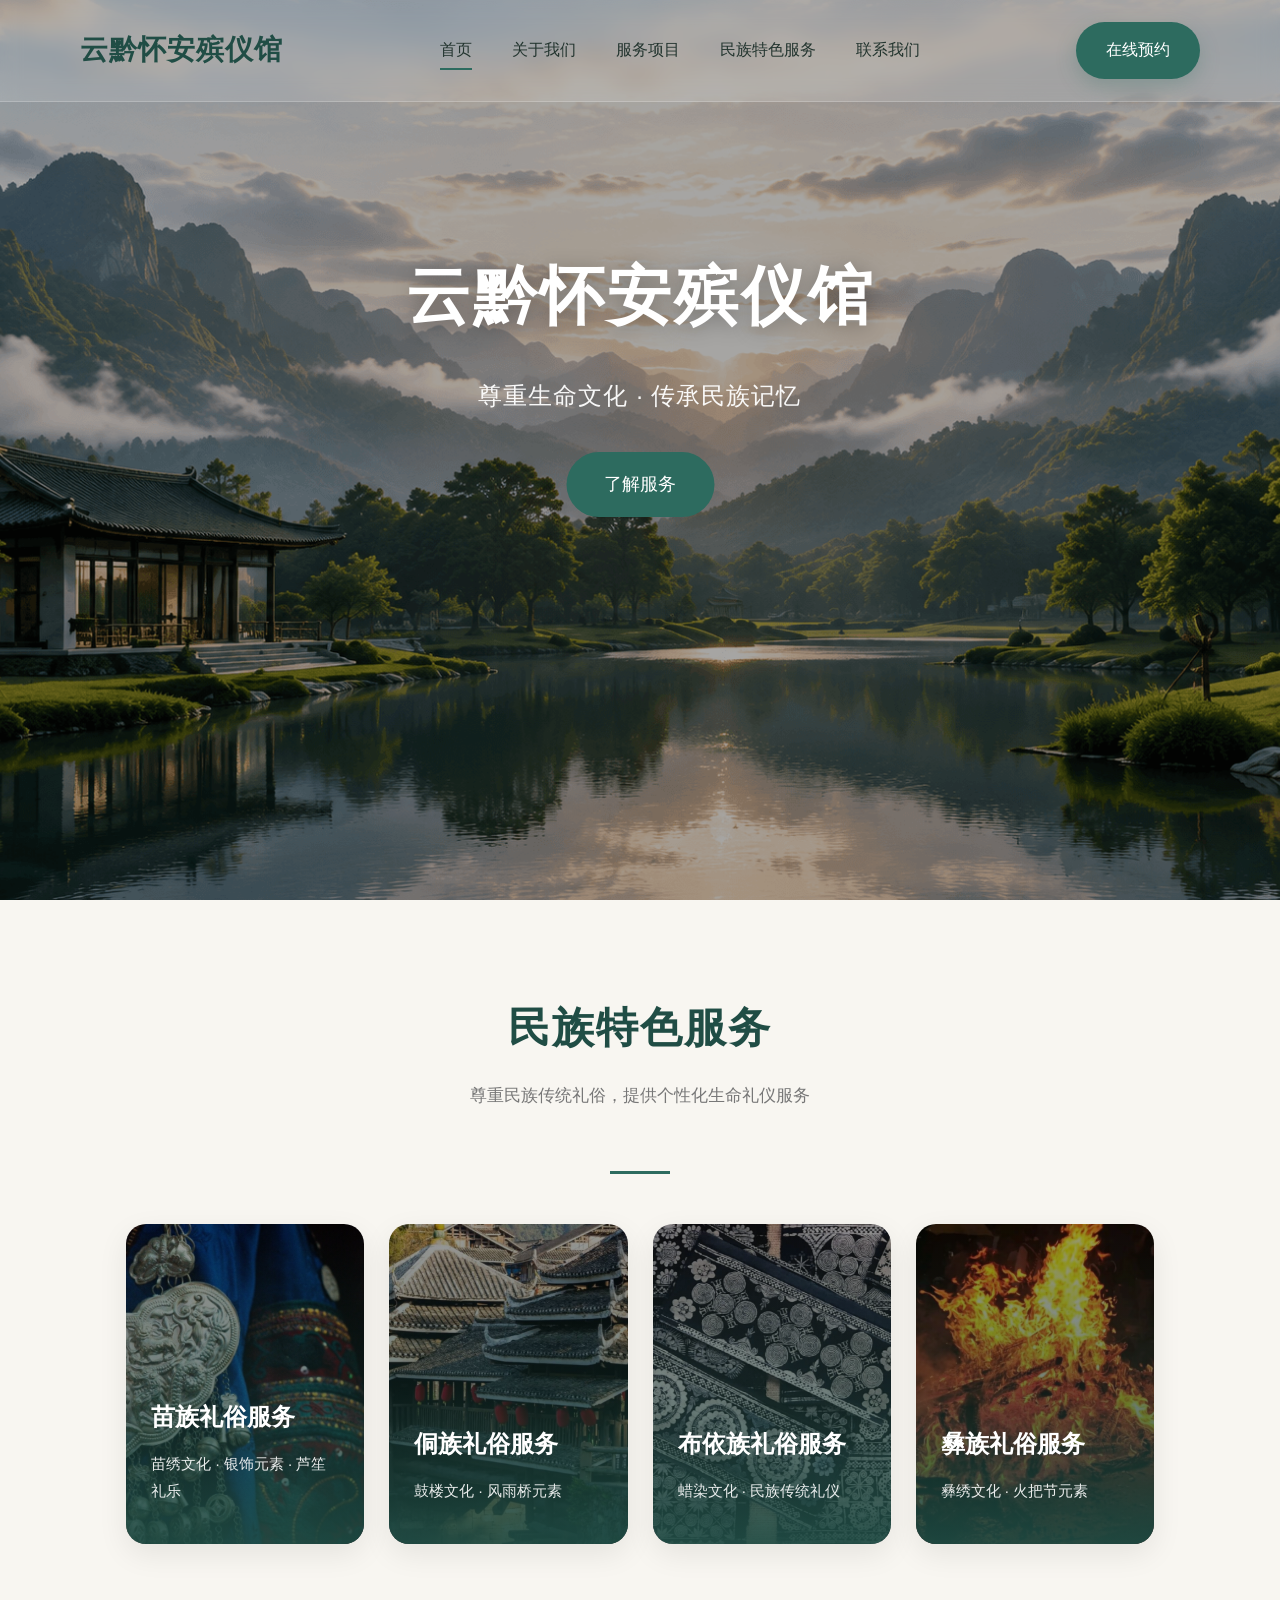
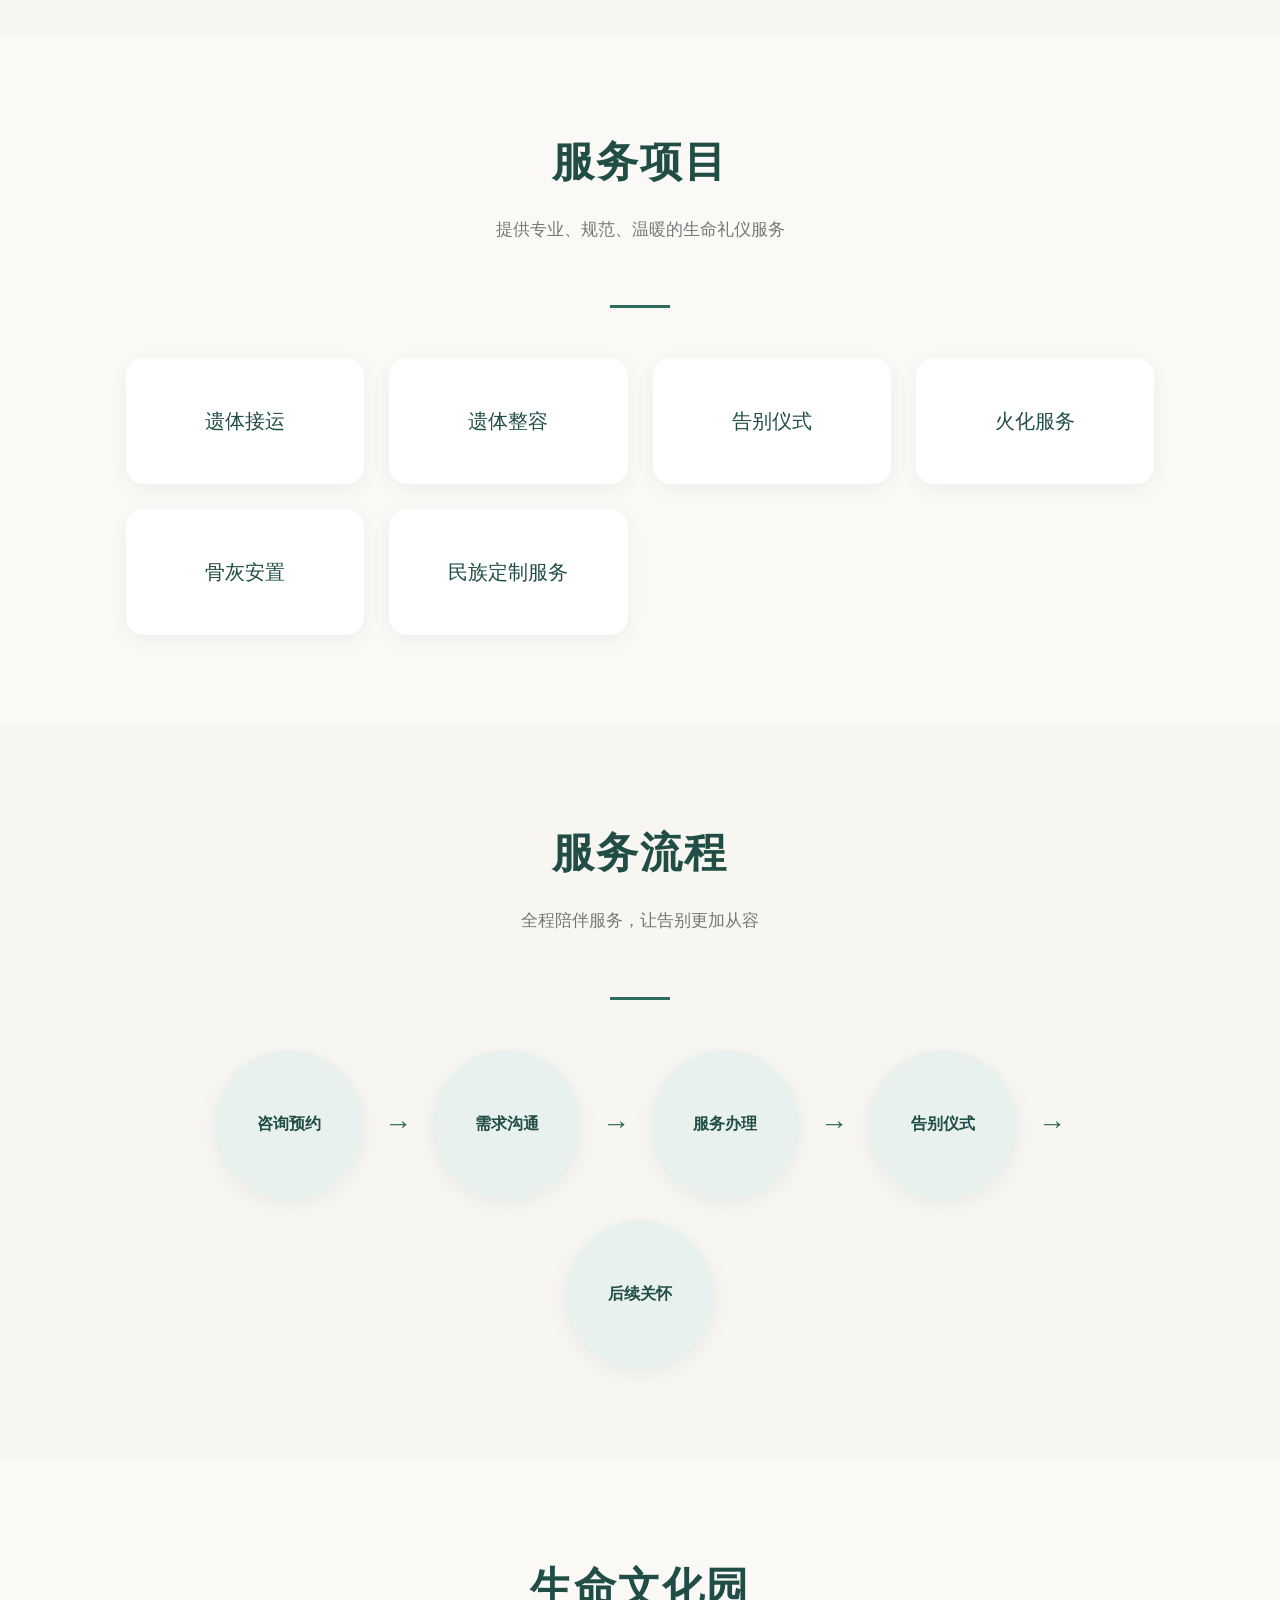
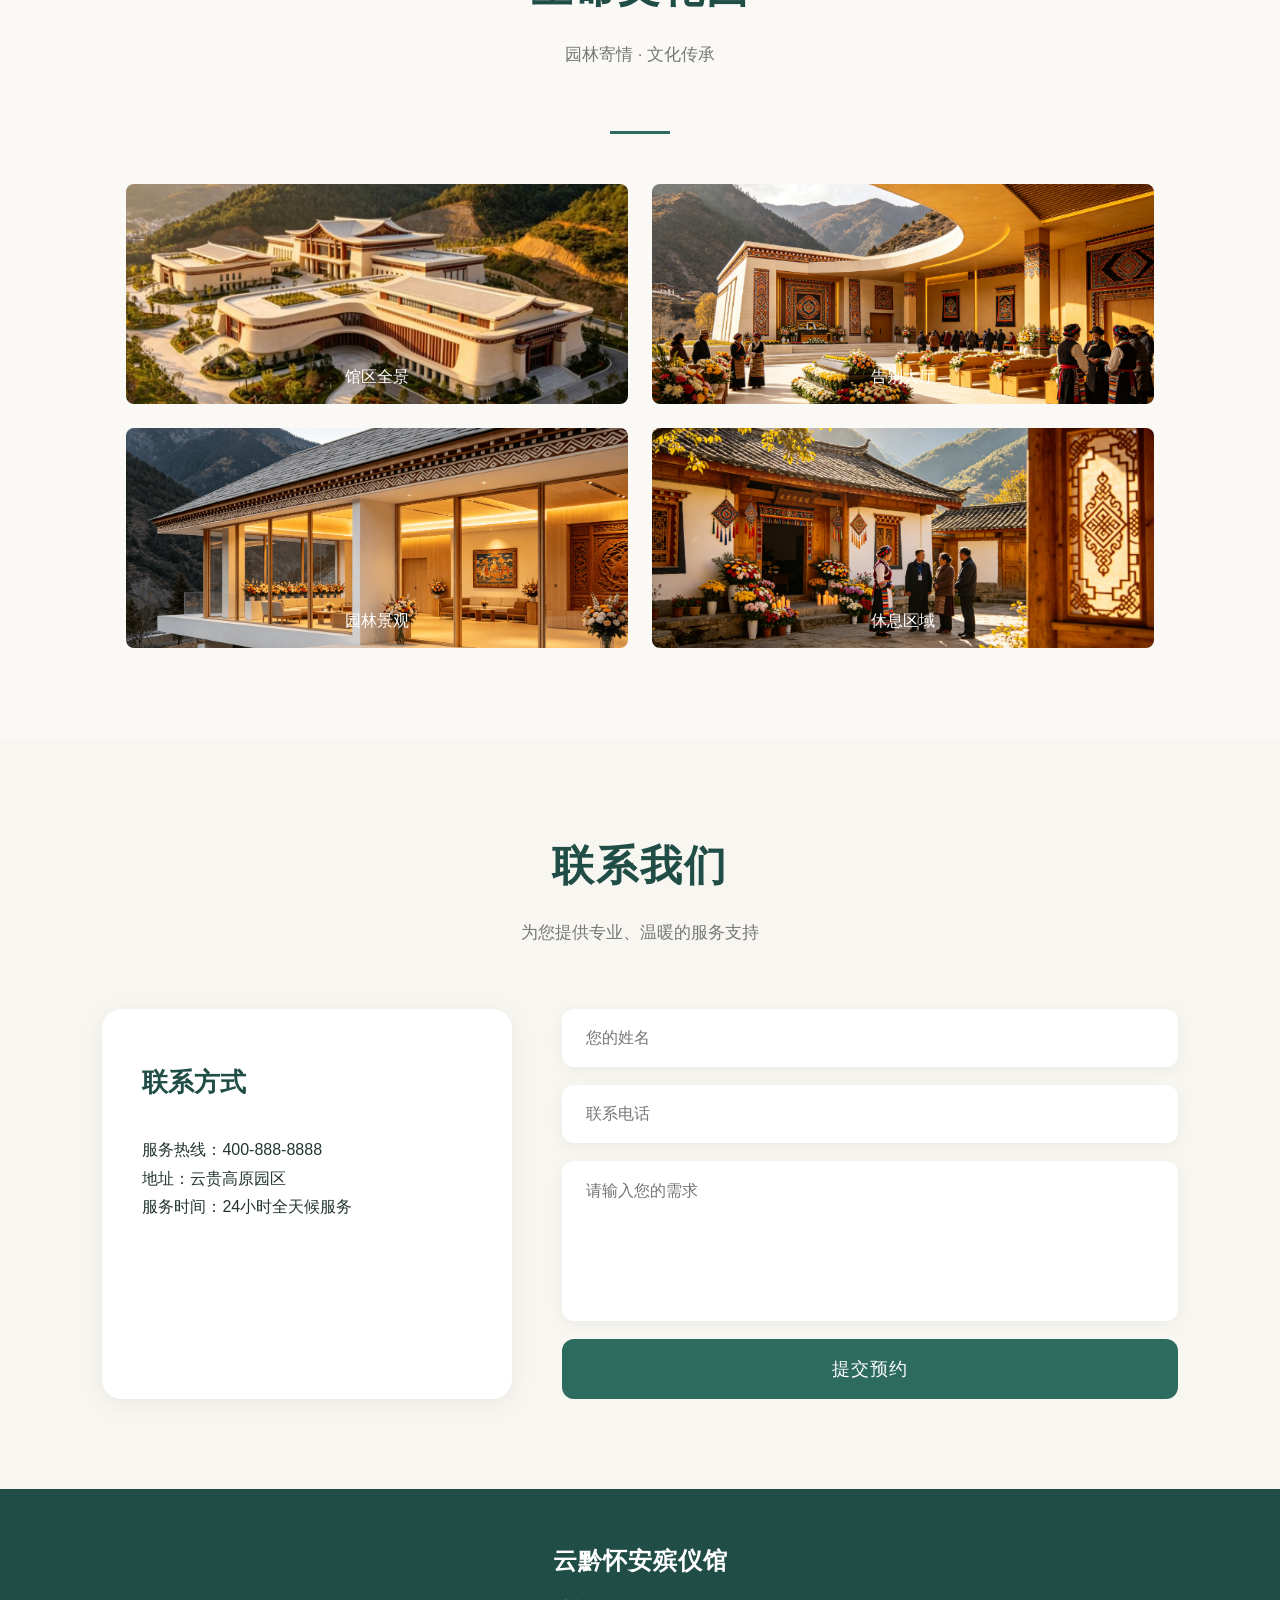
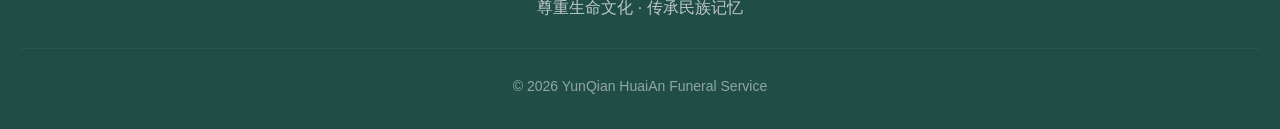
<file: index.html>
<!DOCTYPE html>
<html lang="zh-CN">
<head>
    <meta charset="UTF-8">
    <meta name="viewport" content="width=device-width, initial-scale=1.0">
    <meta name="description" content="云黔怀安殡仪馆-贵州民政审批正规殡葬机构，24小时白事应急服务，主打苗/彝/布依等云贵少数民族专属葬礼定制">
    <title>云黔怀安殡仪馆 | 首页</title>
    <link rel="stylesheet" href="css/style.css">
</head>
<body>

<!-- 导航栏 -->
<header class="navbar">
    <div class="logo">云黔怀安殡仪馆</div>
    <nav class="nav-menu">
        <a href="index.html" class="active">首页</a>
        <a href="about.html">关于我们</a>
        <a href="services.html">服务项目</a>
        <a href="ethnic.html">民族特色服务</a>
        <a href="contact.html">联系我们</a>
    </nav>
    <a href="contact.html" class="nav-btn">在线预约</a>
</header>

<!-- Hero轮播区 -->
<section class="hero">

    <!-- 第一张 -->
    <div class="slide active">

        <img src="img/banner1.png" alt="园林景观">

        <div class="slide-content">

            <h1>云黔怀安殡仪馆</h1>

            <p>尊重生命文化 · 传承民族记忆</p >

            <a href="service.html" class="slide-btn">
                了解服务
            </a >

        </div>

    </div>

    <!-- 第二张 -->
    <div class="slide">

        <img src="img/banner2.png" alt="民族特色">

        <div class="slide-content">

            <h1>民族特色礼仪服务</h1>

            <p>苗族 · 侗族 · 布依族 · 彝族</p>

            <a href="ethnic.html" class="slide-btn">
                查看详情
            </a >

        </div>

    </div>

    <!-- 第三张 -->
    <div class="slide">

        <img src="img/banner3.png" alt="便民服务">

        <div class="slide-content">

            <h1>便民服务一站办理</h1>

            <p>让服务更便捷 · 让告别更从容</p>

            <a href="contact.html" class="slide-btn">
                在线办理
            </a >

        </div>

    </div>

</section>


<!-- 民族特色服务 -->
<section class="section">
    <div class="container">
        <div class="section-title">
            <h2>民族特色服务</h2>
            <p>尊重民族传统礼俗，提供个性化生命礼仪服务</p>
        </div>
        <div class="title-line"></div>
        <div class="ethnic-grid">
            <div class="ethnic-card" style="background-image: url('img/banner4.jpg'); background-size: cover; background-position: center; color:#fff; background-color:rgba(0,0,0,0.4); background-blend-mode:multiply;">
                <h3>苗族礼俗服务</h3>
                <p>苗绣文化 · 银饰元素 · 芦笙礼乐</p>
            </div>
            <div class="ethnic-card" style="background-image: url('img/banner5.jpg'); background-size: cover; background-position: center; color:#fff; background-color:rgba(0,0,0,0.4); background-blend-mode:multiply;">
                <h3>侗族礼俗服务</h3>
                <p>鼓楼文化 · 风雨桥元素</p>
            </div>
            <div class="ethnic-card" style="background-image: url('img/banner6.jpg'); background-size: cover; background-position: center; color:#fff; background-color:rgba(0,0,0,0.4); background-blend-mode:multiply;">
                <h3>布依族礼俗服务</h3>
                <p>蜡染文化 · 民族传统礼仪</p>
            </div>
            <div class="ethnic-card" style="background-image: url('img/banner7.jpg'); background-size: cover; background-position: center; color:#fff; background-color:rgba(0,0,0,0.4); background-blend-mode:multiply;">
                <h3>彝族礼俗服务</h3>
                <p>彝绣文化 · 火把节元素</p>
            </div>
        </div>
    </div>
</section>

<!-- 服务项目 -->
<section class="section light-bg">
    <div class="container">
        <div class="section-title">
            <h2>服务项目</h2>
            <p>提供专业、规范、温暖的生命礼仪服务</p>
        </div>
        <div class="title-line"></div>
        <div class="service-grid">
            <div class="service-item">遗体接运</div>
            <div class="service-item">遗体整容</div>
            <div class="service-item">告别仪式</div>
            <div class="service-item">火化服务</div>
            <div class="service-item">骨灰安置</div>
            <div class="service-item">民族定制服务</div>
        </div>
    </div>
</section>

<!-- 服务流程 -->
<section class="section">
    <div class="container">
        <div class="section-title">
            <h2>服务流程</h2>
            <p>全程陪伴服务，让告别更加从容</p>
        </div>
        <div class="title-line"></div>
        <div class="process">
            <div>咨询预约</div>
            <span>→</span>
            <div>需求沟通</div>
            <span>→</span>
            <div>服务办理</div>
            <span>→</span>
            <div>告别仪式</div>
            <span>→</span>
            <div>后续关怀</div>
        </div>
    </div>
</section>

<!-- 生命文化园 -->
<section class="section light-bg">
    <div class="container">
        <div class="section-title">
            <h2>生命文化园</h2>
            <p>园林寄情 · 文化传承</p>
        </div>
        <div class="title-line"></div>
        <div class="gallery">
            <div class="gallery-item">馆区全景</div>
            <div class="gallery-item">告别大厅</div>
            <div class="gallery-item">园林景观</div>
            <div class="gallery-item">休息区域</div>
        </div>
    </div>
</section>

<!-- 联系我们 -->
<section class="section contact-section" id="contact">

    <div class="section-title">

        <h2>联系我们</h2>

        <p>
            为您提供专业、温暖的服务支持
        </p >

    </div>

    <div class="contact-container">

        <div class="contact-info">

            <h3>联系方式</h3>

            <p>服务热线：400-888-8888</p >

            <p>地址：云贵高原园区</p >

            <p>服务时间：24小时全天候服务</p >

        </div>

        <form class="contact-form">

            <input type="text" placeholder="您的姓名">

            <input type="tel" placeholder="联系电话">

            <textarea placeholder="请输入您的需求"></textarea>

            <button type="submit">
                提交预约
            </button>

        </form>

    </div>

</section>

<!-- 页脚 -->
<footer>

    <div class="footer-content">

        <h3>云黔怀安殡仪馆</h3>

        <p>
            尊重生命文化 · 传承民族记忆
        </p >

        <p>
            © 2026 YunQian HuaiAn Funeral Service
        </p >

    </div>

</footer>

<script src="js/main.js"></script>

</body>
</html>

<script>
    // 自动轮播
    let currentSlide = 0;
    const slides = document.querySelectorAll('.slide');
    
    function nextSlide() {
        slides[currentSlide].classList.remove('active');
        currentSlide = (currentSlide + 1) % slides.length;
        slides[currentSlide].classList.add('active');
    }
    
    if (slides.length > 1) {
        setInterval(nextSlide, 6000);
    }
</script>

</body>
</html>
</file>
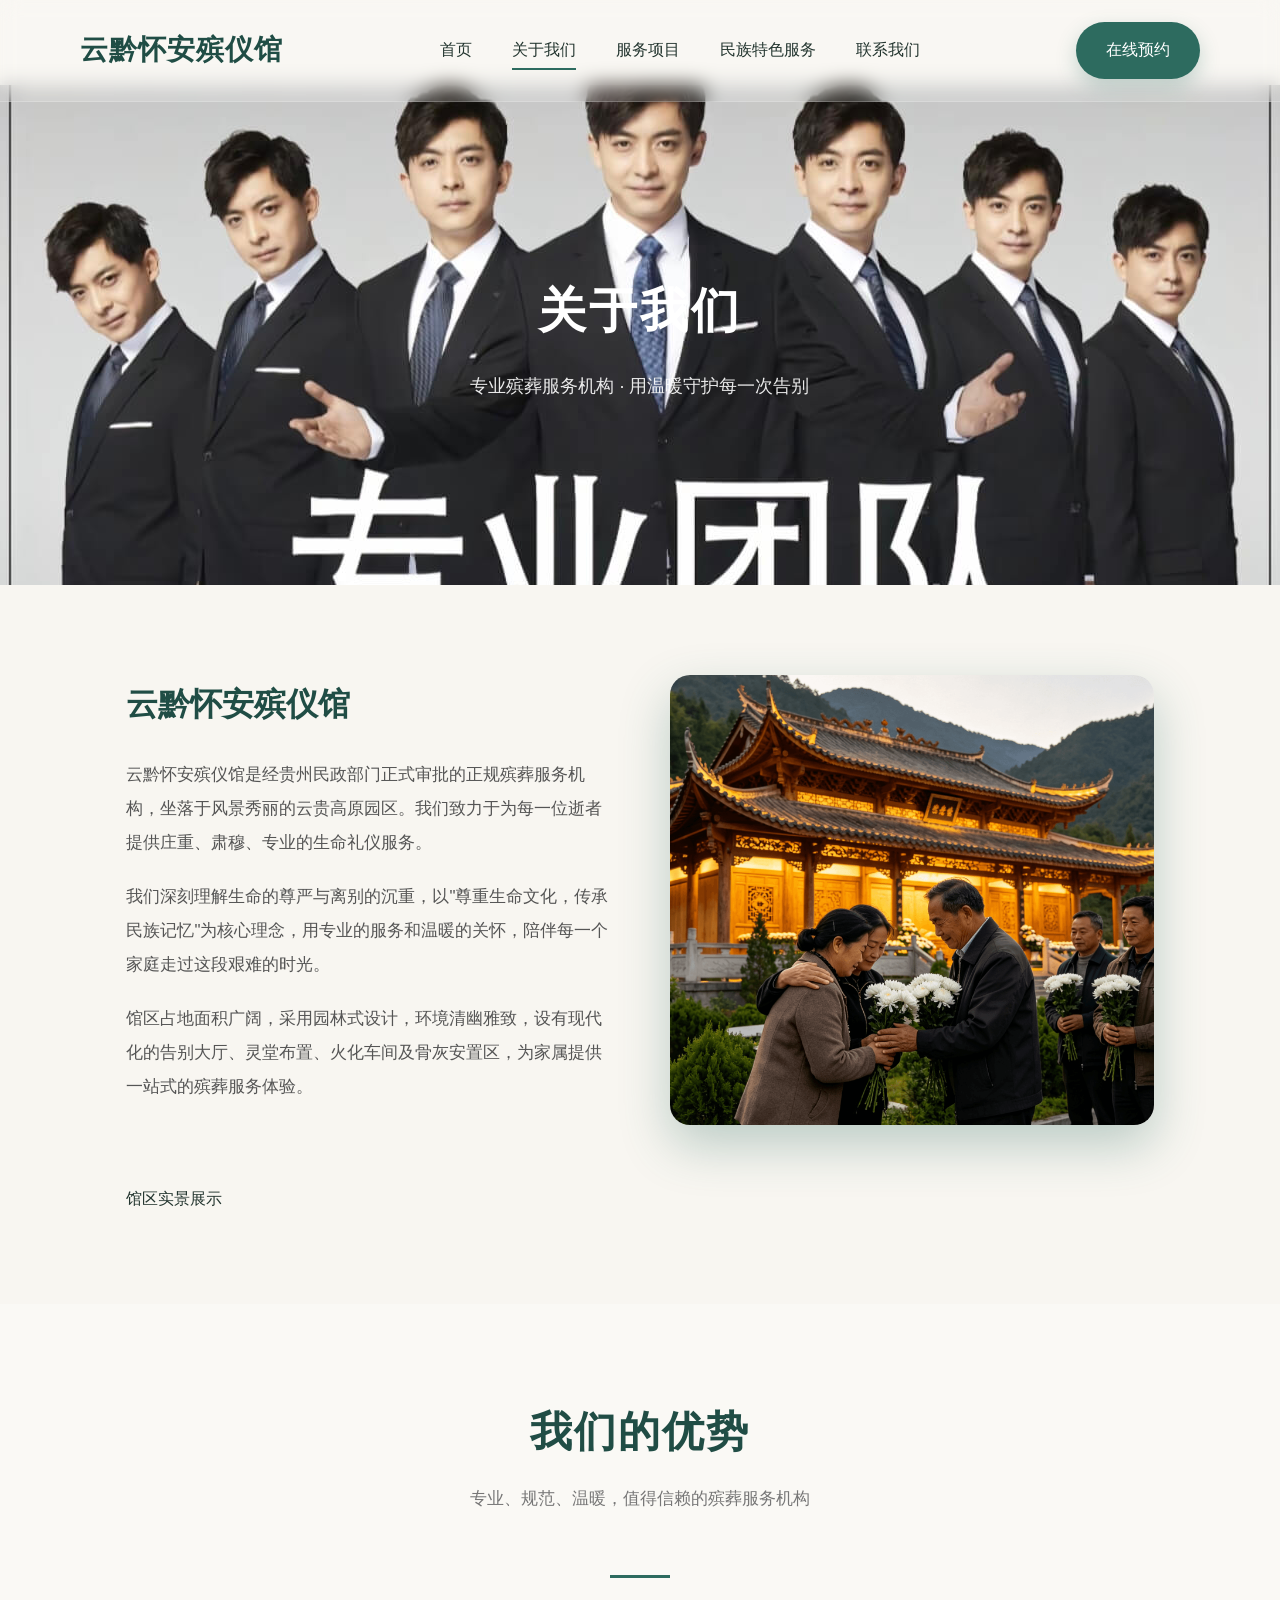
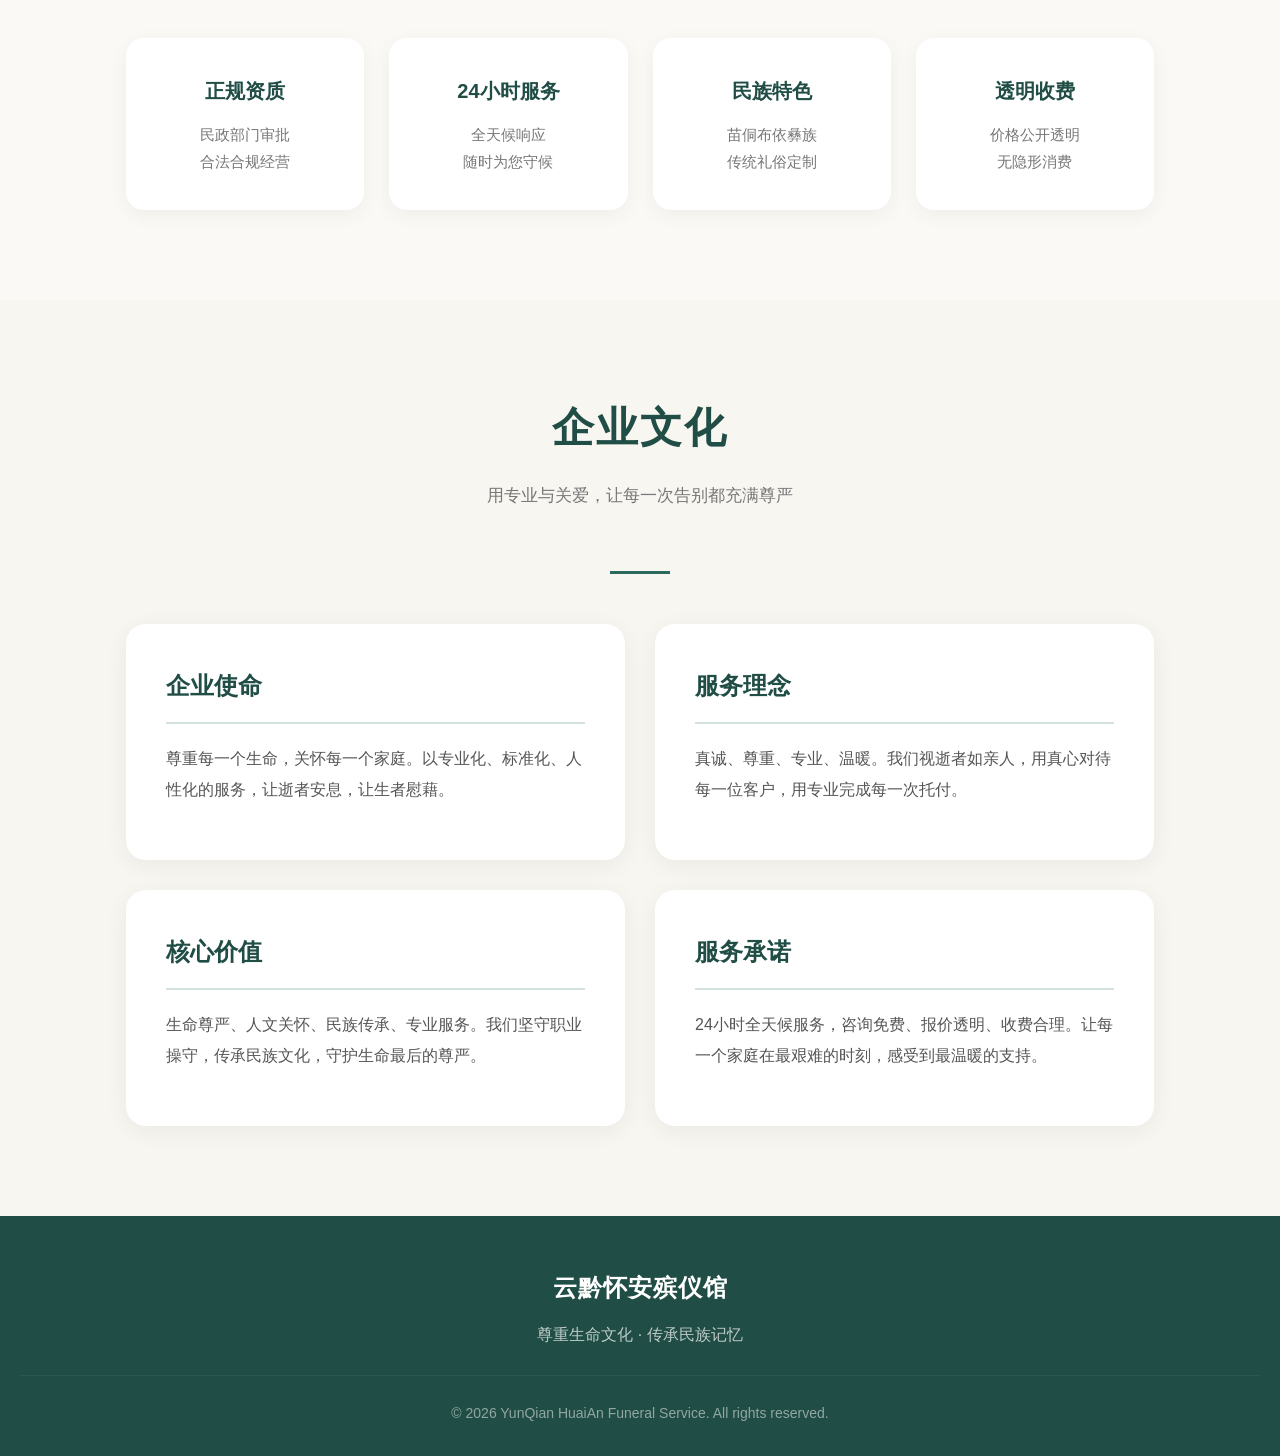
<file: about.html>
<!DOCTYPE html>
<html lang="zh-CN">
<head>
    <meta charset="UTF-8">
    <meta name="viewport" content="width=device-width, initial-scale=1.0">
    <title>云黔怀安殡仪馆 | 关于我们</title>
    <link rel="stylesheet" href="css/style.css">
</head>
<body>

<!-- 导航栏 -->
<header class="navbar">
    <div class="logo">云黔怀安殡仪馆</div>
    <nav class="nav-menu">
        <a href="index.html">首页</a>
        <a href="about.html" class="active">关于我们</a>
        <a href="services.html">服务项目</a>
        <a href="ethnic.html">民族特色服务</a>
        <a href="contact.html">联系我们</a>
    </nav>
    <a href="contact.html" class="nav-btn">在线预约</a>
</header>

<!-- 页面Banner -->
<section class="page-banner" style="background-image: url('img/banner16.jpg');background-position: center;background-blend-mode: overlay;">
    <div>
        <h1>关于我们</h1>
        <p>专业殡葬服务机构 · 用温暖守护每一次告别</p>
    </div>
</section>

<!-- 公司介绍 -->
<section class="section">
    <div class="container">
        <div class="about-content">
            <div class="about-text">
                <h3>云黔怀安殡仪馆</h3>
                <p>云黔怀安殡仪馆是经贵州民政部门正式审批的正规殡葬服务机构，坐落于风景秀丽的云贵高原园区。我们致力于为每一位逝者提供庄重、肃穆、专业的生命礼仪服务。</p>
                <p>我们深刻理解生命的尊严与离别的沉重，以"尊重生命文化，传承民族记忆"为核心理念，用专业的服务和温暖的关怀，陪伴每一个家庭走过这段艰难的时光。</p>
                <p>馆区占地面积广阔，采用园林式设计，环境清幽雅致，设有现代化的告别大厅、灵堂布置、火化车间及骨灰安置区，为家属提供一站式的殡葬服务体验。</p>
            </div>
            <div class="about-image"
            style="
            background-image:url('img/banner30.png');
            background-size:cover;
            background-position:center center;
            background-repeat:no-repeat;
            min-height:420px;
            border-radius:20px;
            ">
            </div>
                馆区实景展示
            </div>
        </div>
    </div>
</section>

<!-- 我们的优势 -->
<section class="section light-bg">
    <div class="container">
        <div class="section-title">
            <h2>我们的优势</h2>
            <p>专业、规范、温暖，值得信赖的殡葬服务机构</p>
        </div>
        <div class="title-line"></div>
        <div class="advantage-grid">
            <div class="advantage-item">
                <h4>正规资质</h4>
                <p>民政部门审批<br>合法合规经营</p>
            </div>
            <div class="advantage-item">
                <h4>24小时服务</h4>
                <p>全天候响应<br>随时为您守候</p>
            </div>
            <div class="advantage-item">
                <h4>民族特色</h4>
                <p>苗侗布依彝族<br>传统礼俗定制</p>
            </div>
            <div class="advantage-item">
                <h4>透明收费</h4>
                <p>价格公开透明<br>无隐形消费</p>
            </div>
        </div>
    </div>
</section>

<!-- 企业文化 -->
<section class="section">
    <div class="container">
        <div class="section-title">
            <h2>企业文化</h2>
            <p>用专业与关爱，让每一次告别都充满尊严</p>
        </div>
        <div class="title-line"></div>
        <div class="service-detail-grid">
            <div class="service-detail-card">
                <h3>企业使命</h3>
                <p>尊重每一个生命，关怀每一个家庭。以专业化、标准化、人性化的服务，让逝者安息，让生者慰藉。</p>
            </div>
            <div class="service-detail-card">
                <h3>服务理念</h3>
                <p>真诚、尊重、专业、温暖。我们视逝者如亲人，用真心对待每一位客户，用专业完成每一次托付。</p>
            </div>
            <div class="service-detail-card">
                <h3>核心价值</h3>
                <p>生命尊严、人文关怀、民族传承、专业服务。我们坚守职业操守，传承民族文化，守护生命最后的尊严。</p>
            </div>
            <div class="service-detail-card">
                <h3>服务承诺</h3>
                <p>24小时全天候服务，咨询免费、报价透明、收费合理。让每一个家庭在最艰难的时刻，感受到最温暖的支持。</p>
            </div>
        </div>
    </div>
</section>

<!-- 页脚 -->
<footer>
    <div class="footer-content">
        <h3>云黔怀安殡仪馆</h3>
        <p>尊重生命文化 · 传承民族记忆</p>
        <p>© 2026 YunQian HuaiAn Funeral Service. All rights reserved.</p>
    </div>
</footer>

</body>
</html>
</file>
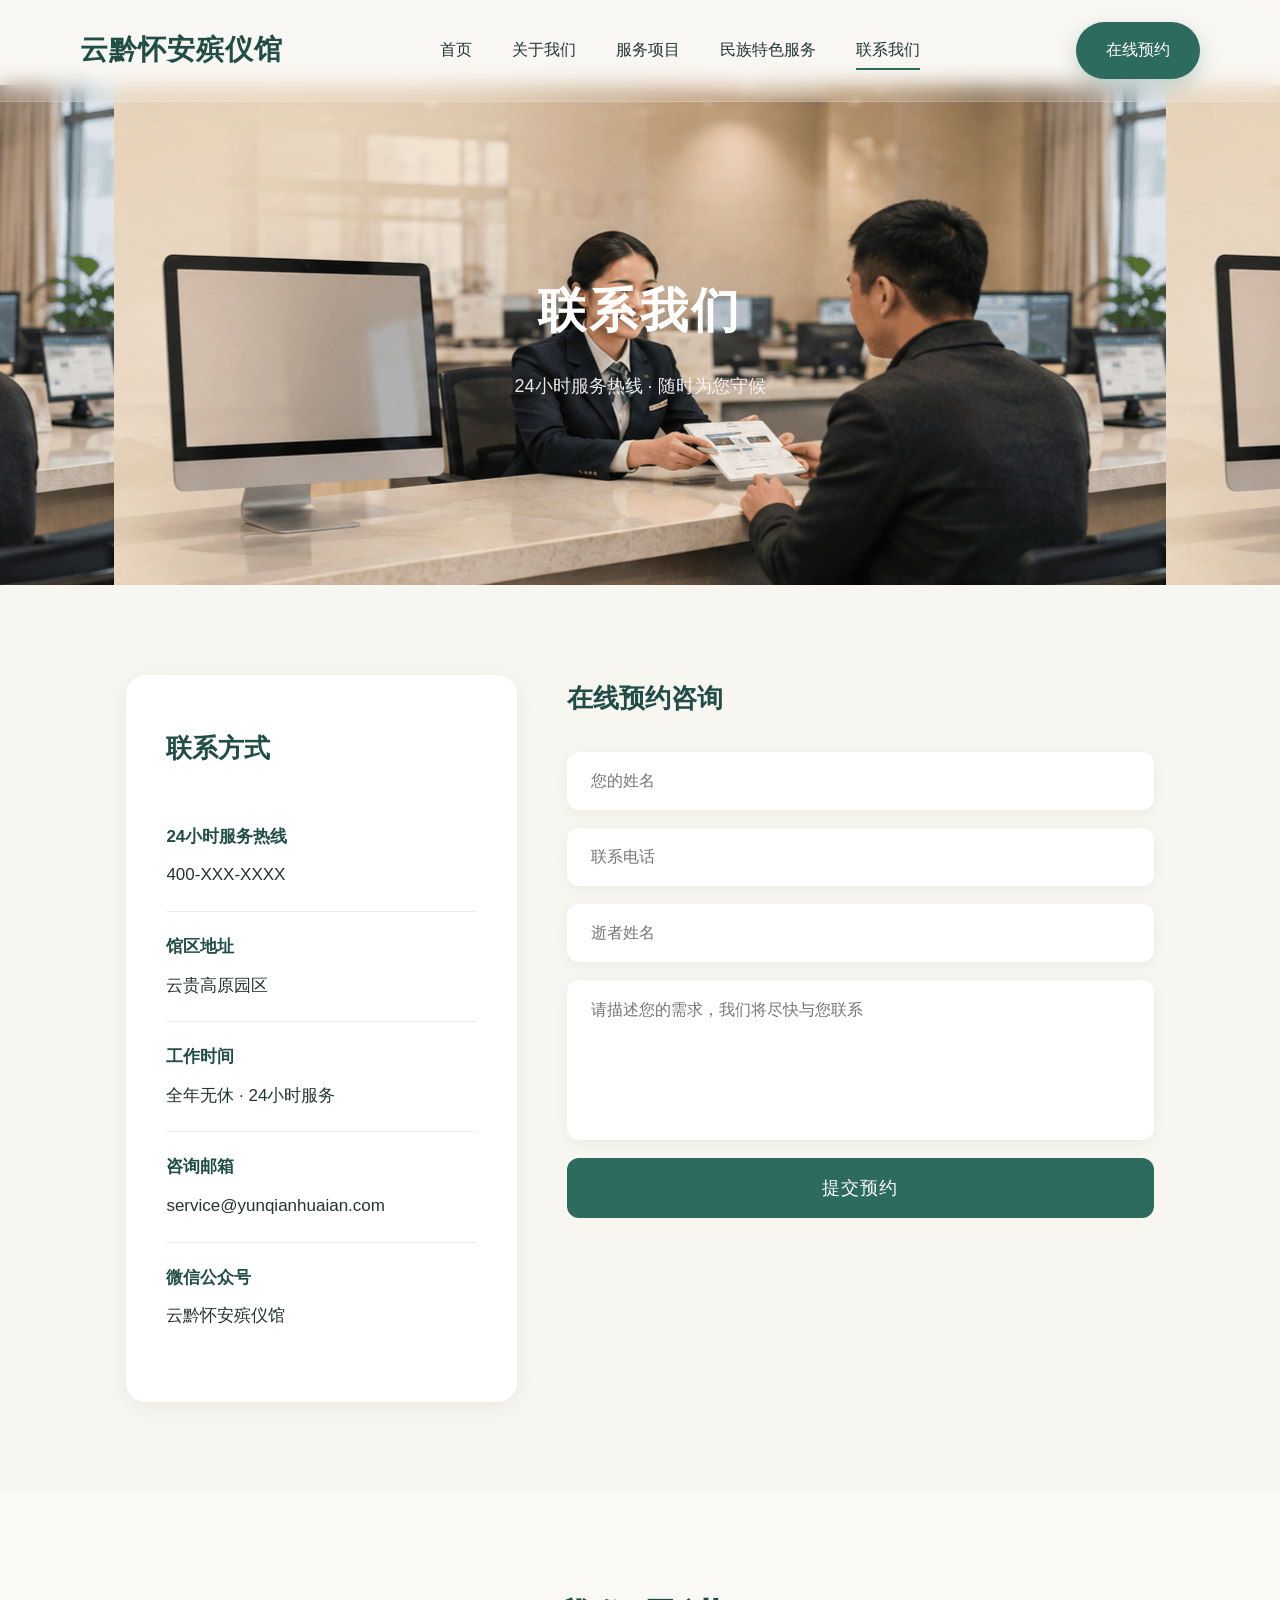
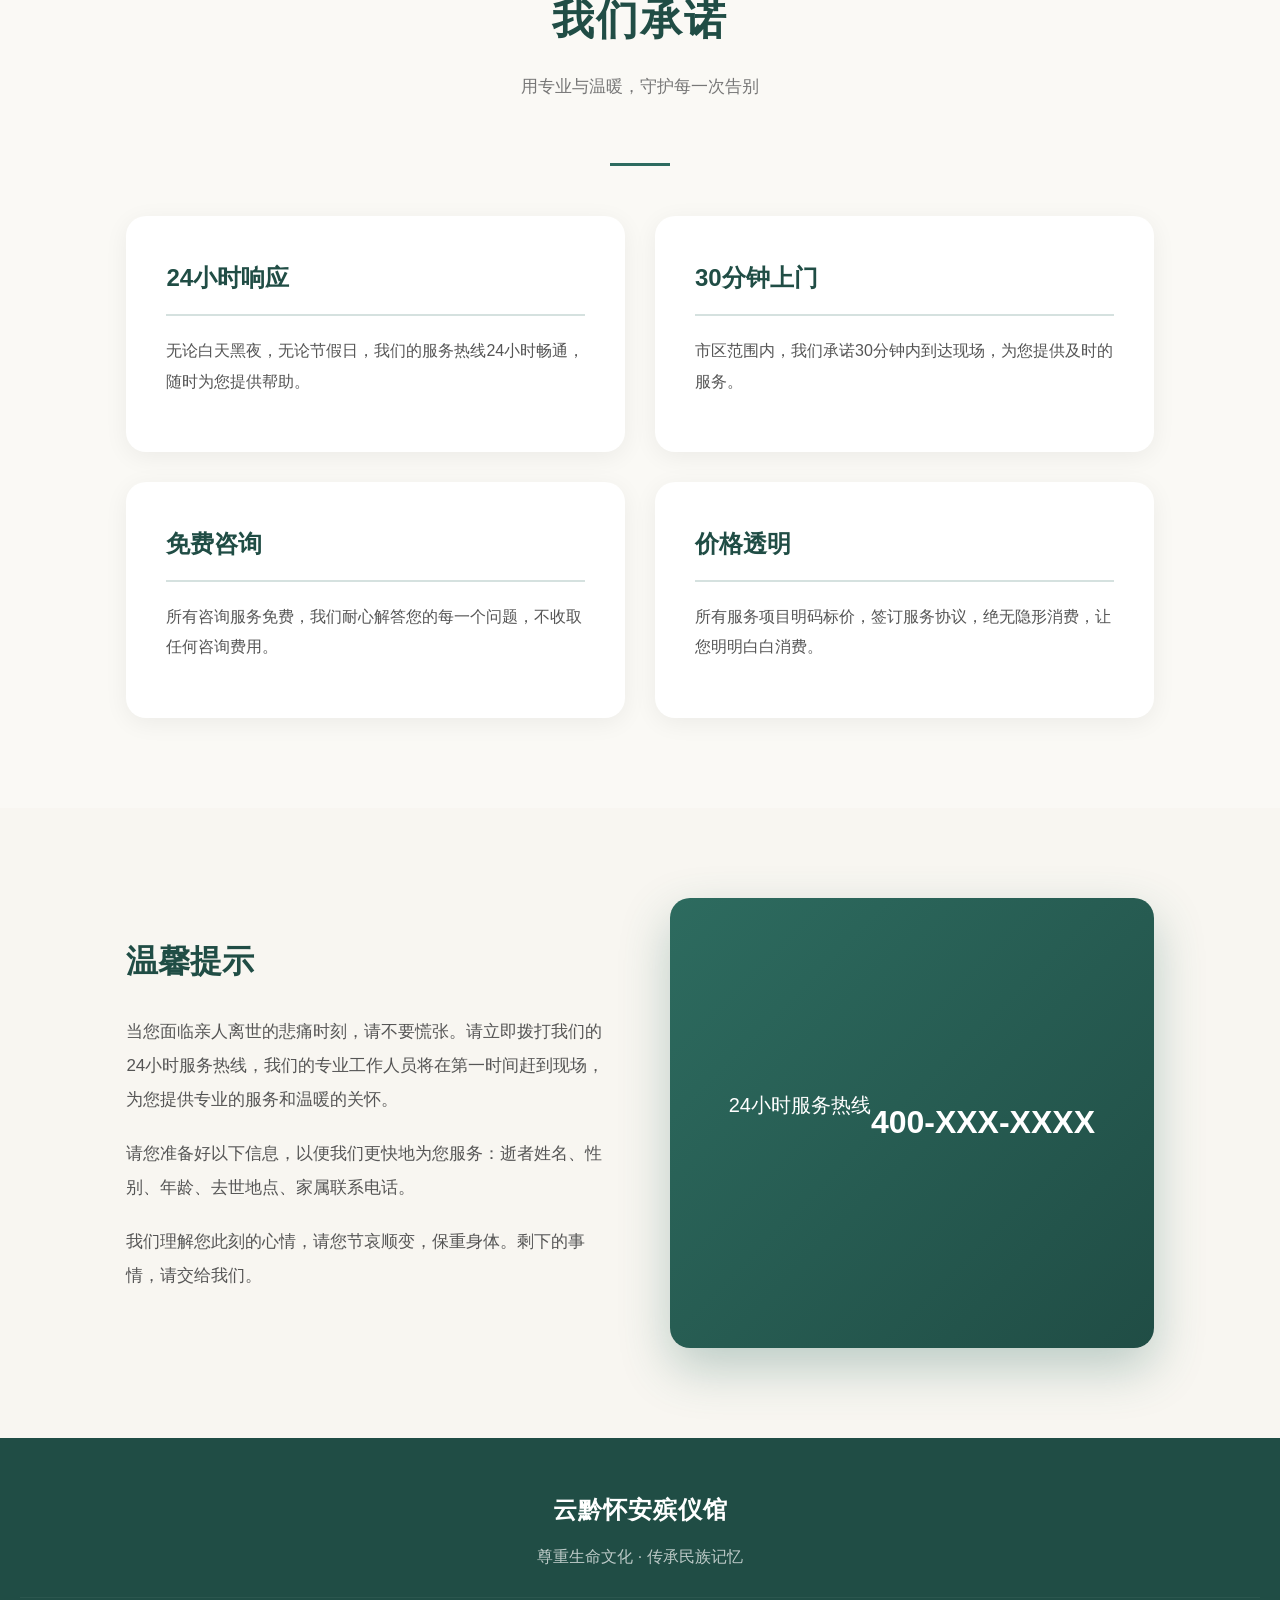
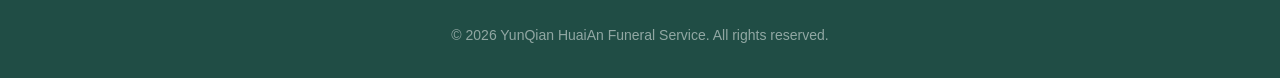
<file: contact.html>
<!DOCTYPE html>
<html lang="zh-CN">
<head>
    <meta charset="UTF-8">
    <meta name="viewport" content="width=device-width, initial-scale=1.0">
    <title>云黔怀安殡仪馆 | 联系我们</title>
    <link rel="stylesheet" href="css/style.css">
</head>
<body>

<!-- 导航栏 -->
<header class="navbar">
    <div class="logo">云黔怀安殡仪馆</div>
    <nav class="nav-menu">
        <a href="index.html">首页</a>
        <a href="about.html">关于我们</a>
        <a href="services.html">服务项目</a>
        <a href="ethnic.html">民族特色服务</a>
        <a href="contact.html" class="active">联系我们</a>
    </nav>
    <a href="contact.html" class="nav-btn">在线预约</a>
</header>

<!-- 页面Banner -->
<section class="page-banner" style="background-image: url('img/banner18.png');background-position: center;background-blend-mode: overlay;">
    <div>
        <h1>联系我们</h1>
        <p>24小时服务热线 · 随时为您守候</p>
    </div>
</section>

<!-- 联系方式 -->
<section class="section">
    <div class="container">
        <div class="contact-container">
            <div class="contact-info">
                <h3>联系方式</h3>
                <div class="contact-info-item">
                    <strong>24小时服务热线</strong>
                    400-XXX-XXXX
                </div>
                <div class="contact-info-item">
                    <strong>馆区地址</strong>
                    云贵高原园区
                </div>
                <div class="contact-info-item">
                    <strong>工作时间</strong>
                    全年无休 · 24小时服务
                </div>
                <div class="contact-info-item">
                    <strong>咨询邮箱</strong>
                    service@yunqianhuaian.com
                </div>
                <div class="contact-info-item">
                    <strong>微信公众号</strong>
                    云黔怀安殡仪馆
                </div>
            </div>
            <div>
                <h3 style="font-size: 26px; color: #204d45; margin-bottom: 30px;">在线预约咨询</h3>
                <form class="contact-form">
                    <input type="text" placeholder="您的姓名" required>
                    <input type="tel" placeholder="联系电话" required>
                    <input type="text" placeholder="逝者姓名">
                    <textarea placeholder="请描述您的需求，我们将尽快与您联系"></textarea>
                    <button type="submit">提交预约</button>
                </form>
            </div>
        </div>
    </div>
</section>

<!-- 服务承诺 -->
<section class="section light-bg">
    <div class="container">
        <div class="section-title">
            <h2>我们承诺</h2>
            <p>用专业与温暖，守护每一次告别</p>
        </div>
        <div class="title-line"></div>
        <div class="service-detail-grid">
            <div class="service-detail-card">
                <h3>24小时响应</h3>
                <p>无论白天黑夜，无论节假日，我们的服务热线24小时畅通，随时为您提供帮助。</p>
            </div>
            <div class="service-detail-card">
                <h3>30分钟上门</h3>
                <p>市区范围内，我们承诺30分钟内到达现场，为您提供及时的服务。</p>
            </div>
            <div class="service-detail-card">
                <h3>免费咨询</h3>
                <p>所有咨询服务免费，我们耐心解答您的每一个问题，不收取任何咨询费用。</p>
            </div>
            <div class="service-detail-card">
                <h3>价格透明</h3>
                <p>所有服务项目明码标价，签订服务协议，绝无隐形消费，让您明明白白消费。</p>
            </div>
        </div>
    </div>
</section>

<!-- 温馨提示 -->
<section class="section">
    <div class="container">
        <div class="about-content">
            <div class="about-text">
                <h3>温馨提示</h3>
                <p>当您面临亲人离世的悲痛时刻，请不要慌张。请立即拨打我们的24小时服务热线，我们的专业工作人员将在第一时间赶到现场，为您提供专业的服务和温暖的关怀。</p>
                <p>请您准备好以下信息，以便我们更快地为您服务：逝者姓名、性别、年龄、去世地点、家属联系电话。</p>
                <p>我们理解您此刻的心情，请您节哀顺变，保重身体。剩下的事情，请交给我们。</p>
            </div>
            <div class="about-image">
                24小时服务热线<br><br>
                <span style="font-size: 32px; font-weight: bold;">400-XXX-XXXX</span>
            </div>
        </div>
    </div>
</section>

<!-- 页脚 -->
<footer>
    <div class="footer-content">
        <h3>云黔怀安殡仪馆</h3>
        <p>尊重生命文化 · 传承民族记忆</p>
        <p>© 2026 YunQian HuaiAn Funeral Service. All rights reserved.</p>
    </div>
</footer>

</body>
</html>
</file>
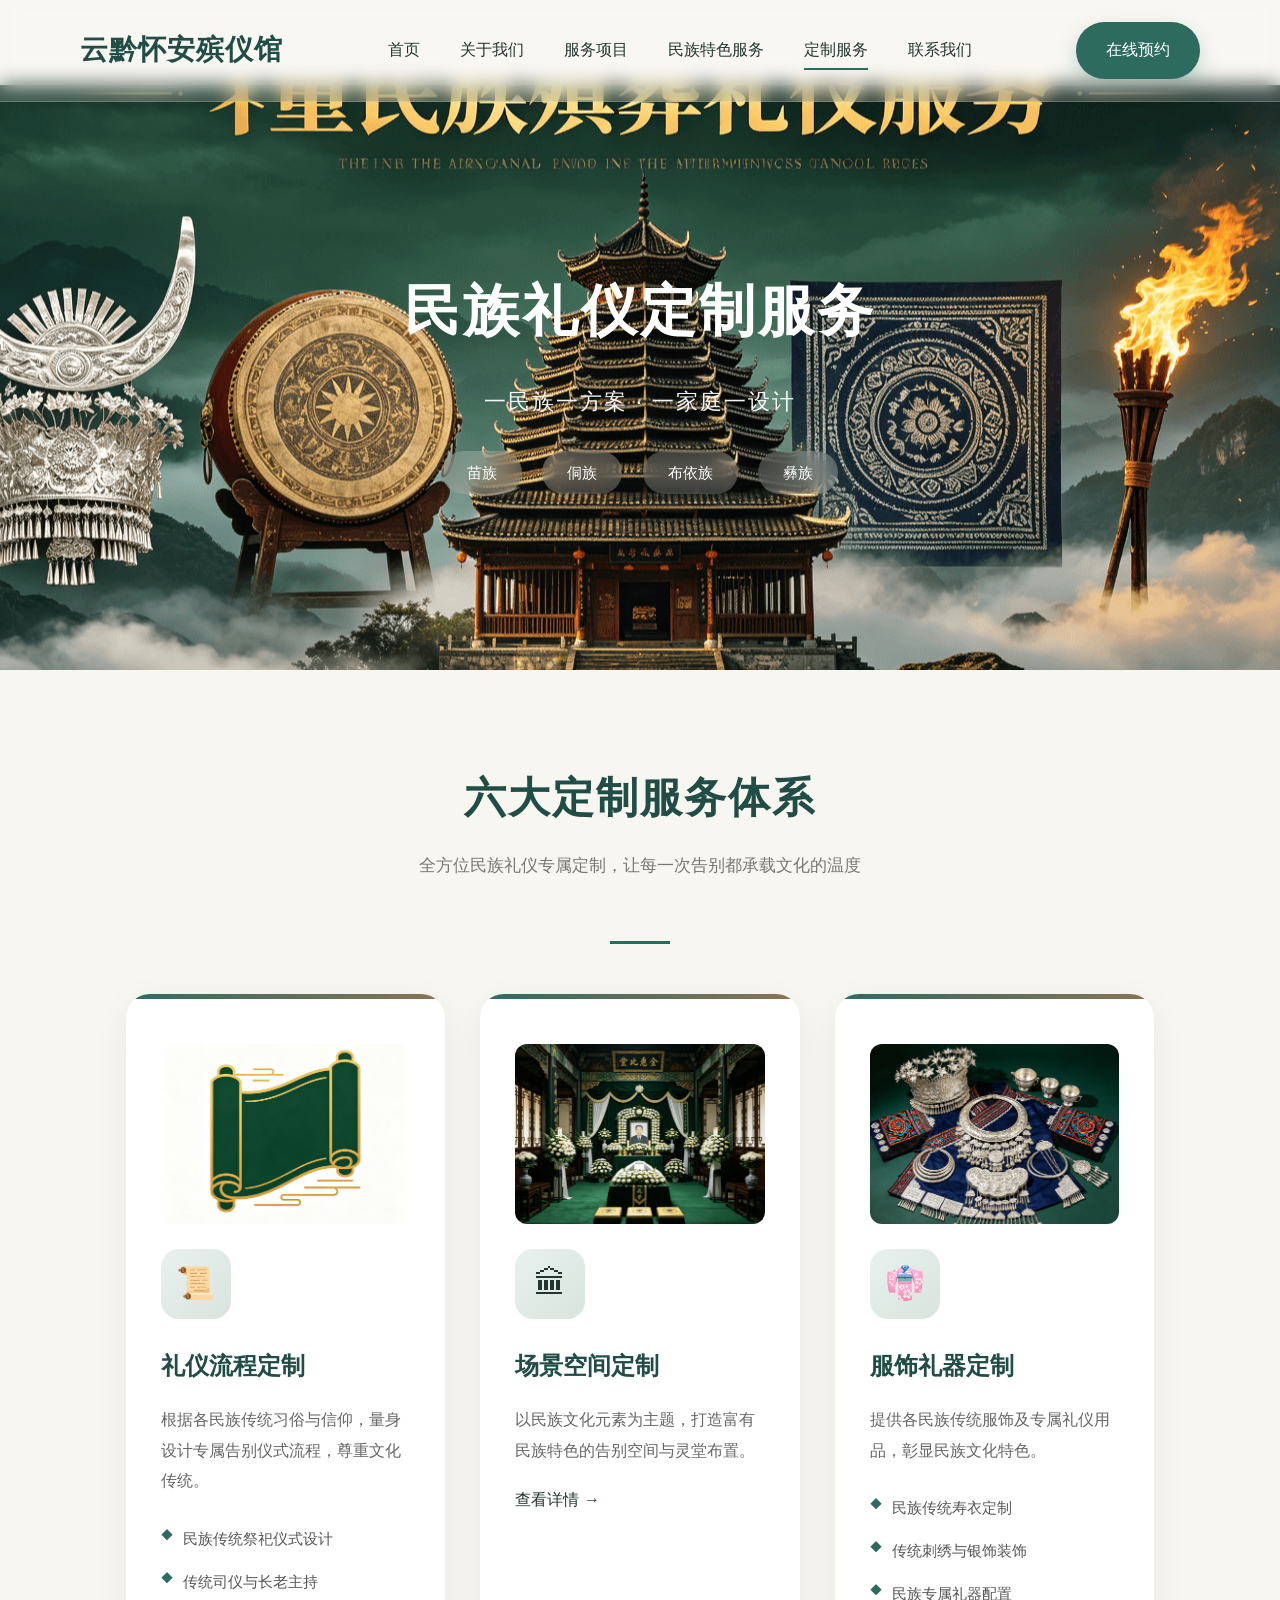
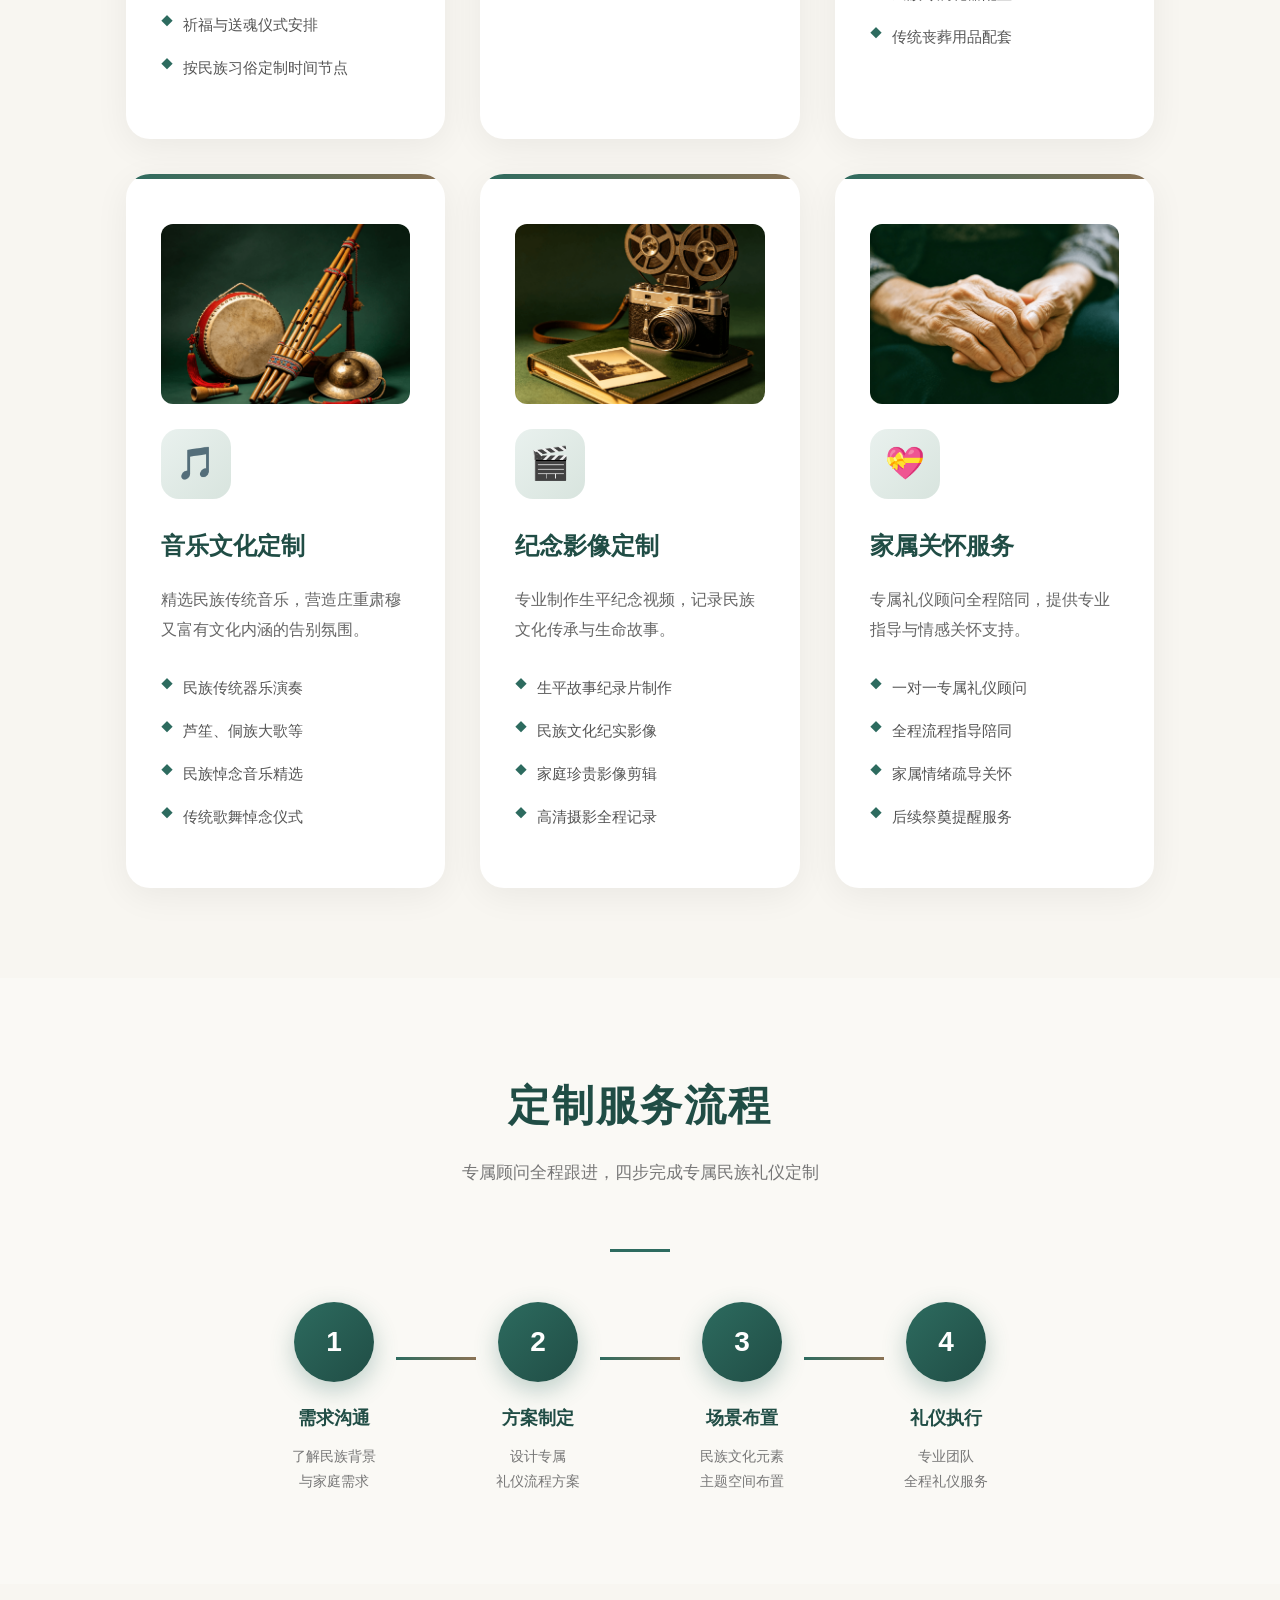
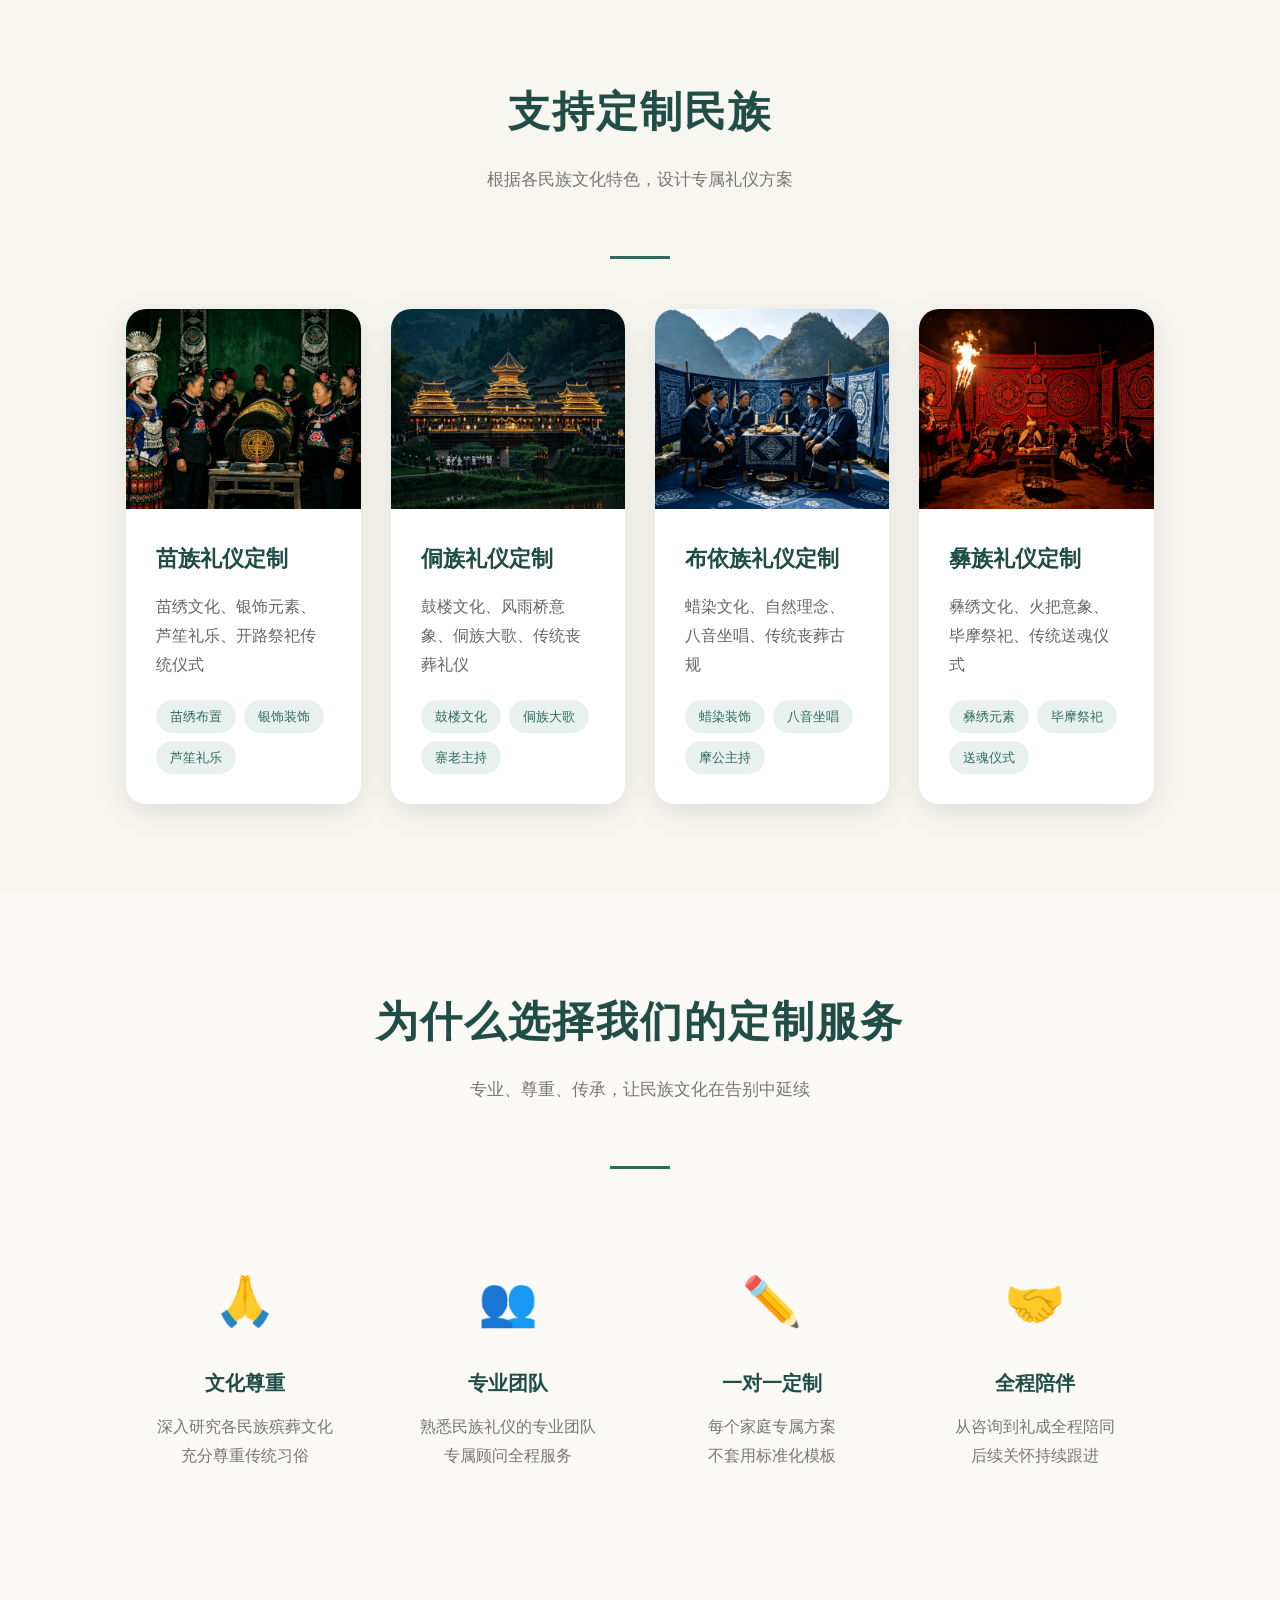
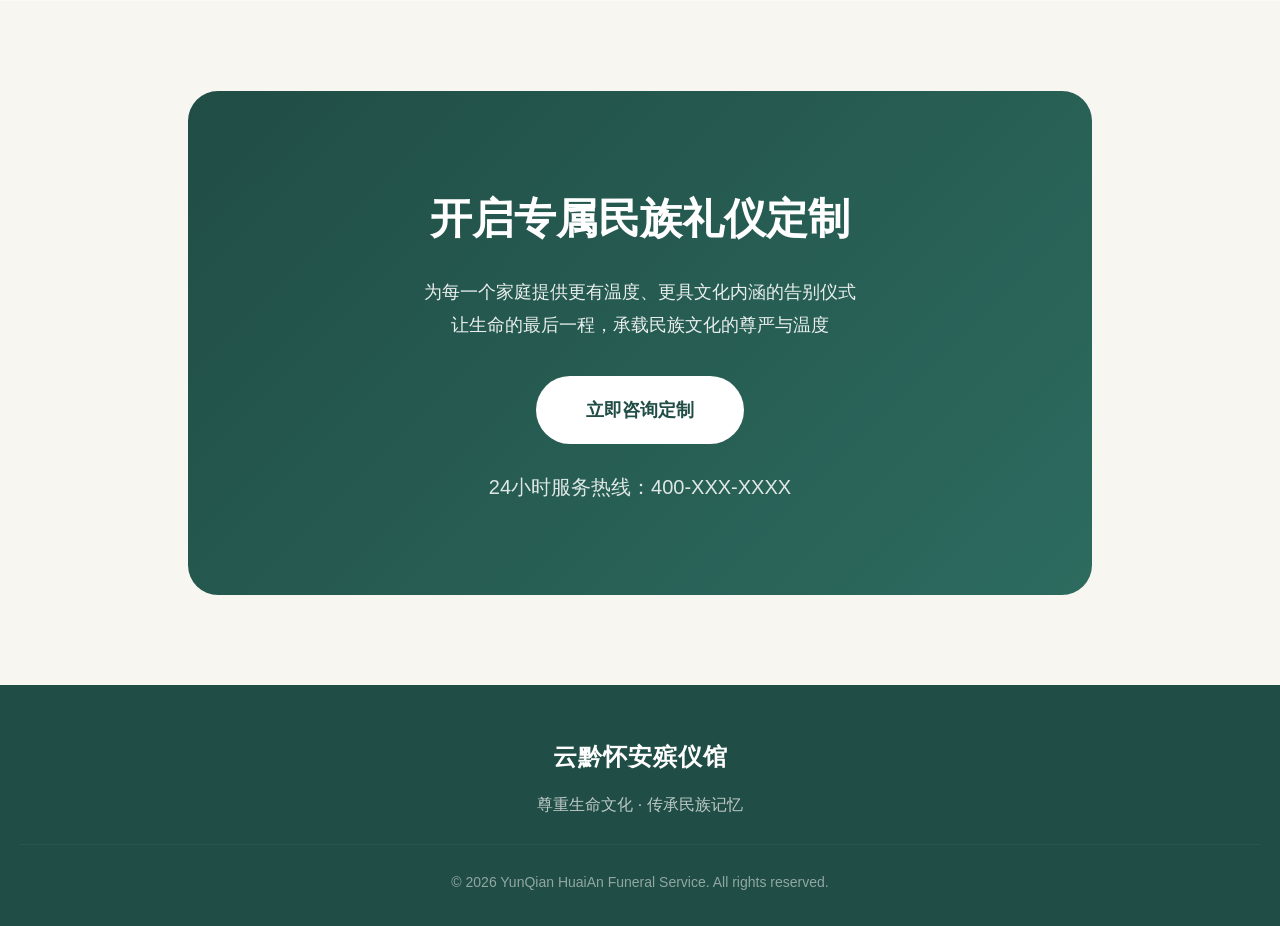
<file: custom-service.html>
<!DOCTYPE html>
<html lang="zh-CN">
<head>
    <meta charset="UTF-8">
    <meta name="viewport" content="width=device-width, initial-scale=1.0">
    <meta name="description" content="云黔怀安殡仪馆民族礼仪定制服务 - 一民族一方案，一家庭一设计，提供苗族、侗族、布依族、彝族专属殡葬礼仪定制">
    <title>民族礼仪定制服务 - 云黔怀安殡仪馆</title>
    <link rel="stylesheet" href="css/style.css">
    <style>
/* 定制服务专属样式 */
.custom-hero {
    height: 65vh;
    background: linear-gradient(135deg, rgba(32, 77, 69, 0.9), rgba(45, 107, 95, 0.8)), 
                url('https://placehold.co/1920x900/2d6b5f/ffffff?text=民族礼仪定制服务') center/cover;
    display: flex;
    align-items: center;
    justify-content: center;
    margin-top: 85px;
    color: white;
    text-align: center;
}

.custom-hero h1 {
    font-size: 56px;
    font-weight: 700;
    letter-spacing: 3px;
    margin-bottom: 20px;
}

.custom-hero p {
    font-size: 22px;
    opacity: 0.95;
    letter-spacing: 2px;
}

.custom-tag {
    display: inline-block;
    background: rgba(255,255,255,0.2);
    padding: 8px 25px;
    border-radius: 30px;
    margin: 30px 8px 0;
    font-size: 15px;
    backdrop-filter: blur(10px);
}

/* 6大定制服务 */
.custom-service-grid {
    display: grid;
    grid-template-columns: repeat(3, 1fr);
    gap: 35px;
}

.custom-service-card {
    background: white;
    border-radius: 24px;
    padding: 50px 35px;
    box-shadow: 0 8px 35px rgba(0,0,0,.06);
    transition: .4s;
    position: relative;
    overflow: hidden;
}

.custom-service-card::before {
    content: '';
    position: absolute;
    top: 0;
    left: 0;
    width: 100%;
    height: 5px;
    background: linear-gradient(90deg, #2d6b5f, #8B7355);
}

.custom-service-card:hover {
    transform: translateY(-12px);
    box-shadow: 0 20px 60px rgba(45, 107, 95, 0.18);
}

.custom-service-icon {
    width: 70px;
    height: 70px;
    background: linear-gradient(135deg, #e9f1ee, #d8e4de);
    border-radius: 18px;
    display: flex;
    align-items: center;
    justify-content: center;
    font-size: 32px;
    margin-bottom: 25px;
}

.custom-service-card h3 {
    font-size: 24px;
    color: #204d45;
    margin-bottom: 18px;
}

.custom-service-card p {
    color: #666;
    line-height: 1.9;
    margin-bottom: 20px;
}

.custom-service-list {
    list-style: none;
}

.custom-service-list li {
    padding: 8px 0;
    padding-left: 22px;
    position: relative;
    color: #555;
    font-size: 15px;
}

.custom-service-list li::before {
    content: '◆';
    position: absolute;
    left: 0;
    color: #2d6b5f;
    font-size: 12px;
}

/* 定制流程 */
.custom-process {
    display: flex;
    justify-content: center;
    align-items: center;
    flex-wrap: wrap;
    gap: 0;
    max-width: 1200px;
    margin: 0 auto;
}

.custom-process-step {
    text-align: center;
    position: relative;
}

.custom-process-number {
    width: 80px;
    height: 80px;
    background: linear-gradient(135deg, #2d6b5f, #204d45);
    border-radius: 50%;
    color: white;
    font-size: 28px;
    font-weight: 700;
    display: flex;
    align-items: center;
    justify-content: center;
    margin: 0 auto 20px;
    box-shadow: 0 8px 25px rgba(45, 107, 95, 0.3);
}

.custom-process-step h4 {
    font-size: 18px;
    color: #204d45;
    margin-bottom: 10px;
}

.custom-process-step p {
    color: #777;
    font-size: 14px;
}

.custom-process-line {
    width: 80px;
    height: 3px;
    background: linear-gradient(90deg, #2d6b5f, #8B7355);
    margin: 0 20px;
    position: relative;
    top: -40px;
}

/* 民族选择 */
.ethnic-select-grid {
    display: grid;
    grid-template-columns: repeat(4, 1fr);
    gap: 30px;
}

.ethnic-select-card {
    border-radius: 20px;
    overflow: hidden;
    box-shadow: 0 8px 30px rgba(0,0,0,.1);
    transition: .4s;
}

.ethnic-select-card:hover {
    transform: translateY(-10px);
}

.ethnic-select-img {
    height: 200px;
    display: flex;
    align-items: center;
    justify-content: center;
    color: white;
    font-size: 48px;
    font-weight: bold;
}

.ethnic-select-content {
    background: white;
    padding: 30px;
}

.ethnic-select-content h3 {
    font-size: 22px;
    color: #204d45;
    margin-bottom: 15px;
}

.ethnic-select-content p {
    color: #666;
    margin-bottom: 20px;
}

.ethnic-features {
    display: flex;
    flex-wrap: wrap;
    gap: 8px;
}

.ethnic-feature-tag {
    background: #e9f1ee;
    color: #2d6b5f;
    padding: 5px 14px;
    border-radius: 20px;
    font-size: 13px;
}

/* CTA区域 */
.custom-cta {
    background: linear-gradient(135deg, #204d45, #2d6b5f);
    padding: 90px 8%;
    text-align: center;
    color: white;
    border-radius: 30px;
    margin: 0 8%;
}

.custom-cta h2 {
    font-size: 42px;
    margin-bottom: 20px;
}

.custom-cta p {
    font-size: 18px;
    opacity: 0.9;
    margin-bottom: 35px;
    max-width: 700px;
    margin-left: auto;
    margin-right: auto;
}

.custom-cta-btn {
    display: inline-block;
    background: white;
    color: #204d45;
    padding: 18px 50px;
    border-radius: 50px;
    font-size: 18px;
    font-weight: 600;
    text-decoration: none;
    transition: .3s;
}

.custom-cta-btn:hover {
    transform: translateY(-3px);
    box-shadow: 0 15px 40px rgba(0,0,0,.2);
}

.custom-cta-hotline {
    margin-top: 25px;
    font-size: 20px;
    opacity: 0.85;
}

/* 优势 */
.custom-advantage {
    display: grid;
    grid-template-columns: repeat(4, 1fr);
    gap: 25px;
}

.custom-advantage-item {
    text-align: center;
    padding: 40px 30px;
}

.custom-advantage-icon {
    font-size: 48px;
    margin-bottom: 20px;
}

.custom-advantage-item h4 {
    font-size: 20px;
    color: #204d45;
    margin-bottom: 12px;
}

.custom-advantage-item p {
    color: #777;
}

@media(max-width:1024px) {
    .custom-service-grid {
        grid-template-columns: repeat(2, 1fr);
    }
    .ethnic-select-grid {
        grid-template-columns: repeat(2, 1fr);
    }
    .custom-process-line {
        display: none;
    }
}

@media(max-width:768px) {
    .custom-hero h1 {
        font-size: 38px;
    }
    .custom-service-grid,
    .ethnic-select-grid,
    .custom-advantage {
        grid-template-columns: 1fr;
    }
    .custom-process {
        flex-direction: column;
        gap: 30px;
    }
}
    </style>
</head>
<body>

<!-- 导航栏 -->
<header class="navbar">
    <div class="logo">云黔怀安殡仪馆</div>
    <nav class="nav-menu">
        <a href="index.html">首页</a>
        <a href="about.html">关于我们</a>
        <a href="services.html">服务项目</a>
        <a href="ethnic.html">民族特色服务</a>
        <a href="custom.html" class="active">定制服务</a>
        <a href="contact.html">联系我们</a>
    </nav>
    <a href="contact.html" class="nav-btn">在线预约</a>
</header>

<!-- Hero Banner -->
<section class="custom-hero" style="background-image: url('img/banner19.png');background-position: center;background-blend-mode: overlay;">
    <div>
        <h1>民族礼仪定制服务</h1>
        <p>一民族一方案 · 一家庭一设计</p>
        <div>
            <span class="custom-tag">苗族</span>
            <span class="custom-tag">侗族</span>
            <span class="custom-tag">布依族</span>
            <span class="custom-tag">彝族</span>
        </div>
    </div>
</section>

<!-- 6大定制服务核心 -->
<section class="section">
    <div class="container">
        <div class="section-title">
            <h2>六大定制服务体系</h2>
            <p>全方位民族礼仪专属定制，让每一次告别都承载文化的温度</p>
        </div>
        <div class="title-line"></div>
        
        <div class="custom-service-grid">
            <div class="custom-service-card">
                <img src="img/banner24.png" style="width:100%; height:180px; object-fit:cover; border-radius:12px; margin-bottom:25px;">
                <div class="custom-service-icon">📜</div>
                <h3>礼仪流程定制</h3>
                <p>根据各民族传统习俗与信仰，量身设计专属告别仪式流程，尊重文化传统。</p>
                <ul class="custom-service-list">
                    <li>民族传统祭祀仪式设计</li>
                    <li>传统司仪与长老主持</li>
                    <li>祈福与送魂仪式安排</li>
                    <li>按民族习俗定制时间节点</li>
                </ul>
            </div>
            
            <div class="custom-service-card">
            
                <a href=" ">
                    <img src="img/banner25.png"
                         style="width:100%; height:180px; object-fit:cover;
                         border-radius:12px; margin-bottom:25px;">
                </a >
            
                <div class="custom-service-icon">🏛</div>
            
                <h3>场景空间定制</h3>
            
                <p>以民族文化元素为主题，打造富有民族特色的告别空间与灵堂布置。</p >
            
                <a href="space-custom.html" class="detail-btn">
                    查看详情 →
                </a >
            
            </div>
            
            <div class="custom-service-card">
				<img src="img/banner26.png" style="width:100%; height:180px; object-fit:cover; border-radius:12px; margin-bottom:25px;">
                <div class="custom-service-icon">👘</div>
                <h3>服饰礼器定制</h3>
                <p>提供各民族传统服饰及专属礼仪用品，彰显民族文化特色。</p>
                <ul class="custom-service-list">
                    <li>民族传统寿衣定制</li>
                    <li>传统刺绣与银饰装饰</li>
                    <li>民族专属礼器配置</li>
                    <li>传统丧葬用品配套</li>
                </ul>
            </div>
            
            <div class="custom-service-card">
				<img src="img/banner27.png" style="width:100%; height:180px; object-fit:cover; border-radius:12px; margin-bottom:25px;">
                <div class="custom-service-icon">🎵</div>
                <h3>音乐文化定制</h3>
                <p>精选民族传统音乐，营造庄重肃穆又富有文化内涵的告别氛围。</p>
                <ul class="custom-service-list">
                    <li>民族传统器乐演奏</li>
                    <li>芦笙、侗族大歌等</li>
                    <li>民族悼念音乐精选</li>
                    <li>传统歌舞悼念仪式</li>
                </ul>
            </div>
            
            <div class="custom-service-card">
				<img src="img/banner28.png" style="width:100%; height:180px; object-fit:cover; border-radius:12px; margin-bottom:25px;">
                <div class="custom-service-icon">🎬</div>
                <h3>纪念影像定制</h3>
                <p>专业制作生平纪念视频，记录民族文化传承与生命故事。</p>
                <ul class="custom-service-list">
                    <li>生平故事纪录片制作</li>
                    <li>民族文化纪实影像</li>
                    <li>家庭珍贵影像剪辑</li>
                    <li>高清摄影全程记录</li>
                </ul>
            </div>
            
            <div class="custom-service-card">
				<img src="img/banner29.png" style="width:100%; height:180px; object-fit:cover; border-radius:12px; margin-bottom:25px;">
                <div class="custom-service-icon">💝</div>
                <h3>家属关怀服务</h3>
                <p>专属礼仪顾问全程陪同，提供专业指导与情感关怀支持。</p>
                <ul class="custom-service-list">
                    <li>一对一专属礼仪顾问</li>
                    <li>全程流程指导陪同</li>
                    <li>家属情绪疏导关怀</li>
                    <li>后续祭奠提醒服务</li>
                </ul>
            </div>
        </div>
    </div>
</section>

<!-- 定制服务流程 -->
<section class="section light-bg">
    <div class="container">
        <div class="section-title">
            <h2>定制服务流程</h2>
            <p>专属顾问全程跟进，四步完成专属民族礼仪定制</p>
        </div>
        <div class="title-line"></div>
        
        <div class="custom-process">
            <div class="custom-process-step">
                <div class="custom-process-number">1</div>
                <h4>需求沟通</h4>
                <p>了解民族背景<br>与家庭需求</p>
            </div>
            <div class="custom-process-line"></div>
            <div class="custom-process-step">
                <div class="custom-process-number">2</div>
                <h4>方案制定</h4>
                <p>设计专属<br>礼仪流程方案</p>
            </div>
            <div class="custom-process-line"></div>
            <div class="custom-process-step">
                <div class="custom-process-number">3</div>
                <h4>场景布置</h4>
                <p>民族文化元素<br>主题空间布置</p>
            </div>
            <div class="custom-process-line"></div>
            <div class="custom-process-step">
                <div class="custom-process-number">4</div>
                <h4>礼仪执行</h4>
                <p>专业团队<br>全程礼仪服务</p>
            </div>
        </div>
    </div>
</section>

<!-- 支持定制民族 -->
<section class="section">
    <div class="container">
        <div class="section-title">
            <h2>支持定制民族</h2>
            <p>根据各民族文化特色，设计专属礼仪方案</p>
        </div>
        <div class="title-line"></div>
        
        <div class="ethnic-select-grid">
            <div class="ethnic-select-card">
                <div class="ethnic-select-img" style="background: url('img/banner20.png') center/cover;"></div>
                <div class="ethnic-select-content">
                    <h3>苗族礼仪定制</h3>
                    <p>苗绣文化、银饰元素、芦笙礼乐、开路祭祀传统仪式</p>
                    <div class="ethnic-features">
                        <span class="ethnic-feature-tag">苗绣布置</span>
                        <span class="ethnic-feature-tag">银饰装饰</span>
                        <span class="ethnic-feature-tag">芦笙礼乐</span>
                    </div>
                </div>
            </div>
            
            <div class="ethnic-select-card">
                <div class="ethnic-select-img" style="background: url('img/banner21.png') center/cover;"></div>
                <div class="ethnic-select-content">
                    <h3>侗族礼仪定制</h3>
                    <p>鼓楼文化、风雨桥意象、侗族大歌、传统丧葬礼仪</p>
                    <div class="ethnic-features">
                        <span class="ethnic-feature-tag">鼓楼文化</span>
                        <span class="ethnic-feature-tag">侗族大歌</span>
                        <span class="ethnic-feature-tag">寨老主持</span>
                    </div>
                </div>
            </div>
            
            <div class="ethnic-select-card">
                <div class="ethnic-select-img" style="background: url('img/banner22.png') center/cover;"></div>
                <div class="ethnic-select-content">
                    <h3>布依族礼仪定制</h3>
                    <p>蜡染文化、自然理念、八音坐唱、传统丧葬古规</p>
                    <div class="ethnic-features">
                        <span class="ethnic-feature-tag">蜡染装饰</span>
                        <span class="ethnic-feature-tag">八音坐唱</span>
                        <span class="ethnic-feature-tag">摩公主持</span>
                    </div>
                </div>
            </div>
            
            <div class="ethnic-select-card">
                <div class="ethnic-select-img" style="background: url('img/banner23.png') center/cover;"></div>
                <div class="ethnic-select-content">
                    <h3>彝族礼仪定制</h3>
                    <p>彝绣文化、火把意象、毕摩祭祀、传统送魂仪式</p>
                    <div class="ethnic-features">
                        <span class="ethnic-feature-tag">彝绣元素</span>
                        <span class="ethnic-feature-tag">毕摩祭祀</span>
                        <span class="ethnic-feature-tag">送魂仪式</span>
                    </div>
                </div>
            </div>
        </div>
    </div>
</section>

<!-- 四大优势 -->
<section class="section light-bg">
    <div class="container">
        <div class="section-title">
            <h2>为什么选择我们的定制服务</h2>
            <p>专业、尊重、传承，让民族文化在告别中延续</p>
        </div>
        <div class="title-line"></div>
        
        <div class="custom-advantage">
            <div class="custom-advantage-item">
                <div class="custom-advantage-icon">🙏</div>
                <h4>文化尊重</h4>
                <p>深入研究各民族殡葬文化<br>充分尊重传统习俗</p>
            </div>
            <div class="custom-advantage-item">
                <div class="custom-advantage-icon">👥</div>
                <h4>专业团队</h4>
                <p>熟悉民族礼仪的专业团队<br>专属顾问全程服务</p>
            </div>
            <div class="custom-advantage-item">
                <div class="custom-advantage-icon">✏️</div>
                <h4>一对一定制</h4>
                <p>每个家庭专属方案<br>不套用标准化模板</p>
            </div>
            <div class="custom-advantage-item">
                <div class="custom-advantage-icon">🤝</div>
                <h4>全程陪伴</h4>
                <p>从咨询到礼成全程陪同<br>后续关怀持续跟进</p>
            </div>
        </div>
    </div>
</section>

<!-- CTA行动区 -->
<section class="section">
    <div class="custom-cta">
        <h2>开启专属民族礼仪定制</h2>
        <p>为每一个家庭提供更有温度、更具文化内涵的告别仪式<br>让生命的最后一程，承载民族文化的尊严与温度</p>
        <a href="contact.html" class="custom-cta-btn">立即咨询定制</a>
        <div class="custom-cta-hotline">24小时服务热线：400-XXX-XXXX</div>
    </div>
</section>

<!-- 页脚 -->
<footer>
    <div class="footer-content">
        <h3>云黔怀安殡仪馆</h3>
        <p>尊重生命文化 · 传承民族记忆</p>
        <p>© 2026 YunQian HuaiAn Funeral Service. All rights reserved.</p>
    </div>
</footer>

</body>
</html>
</file>
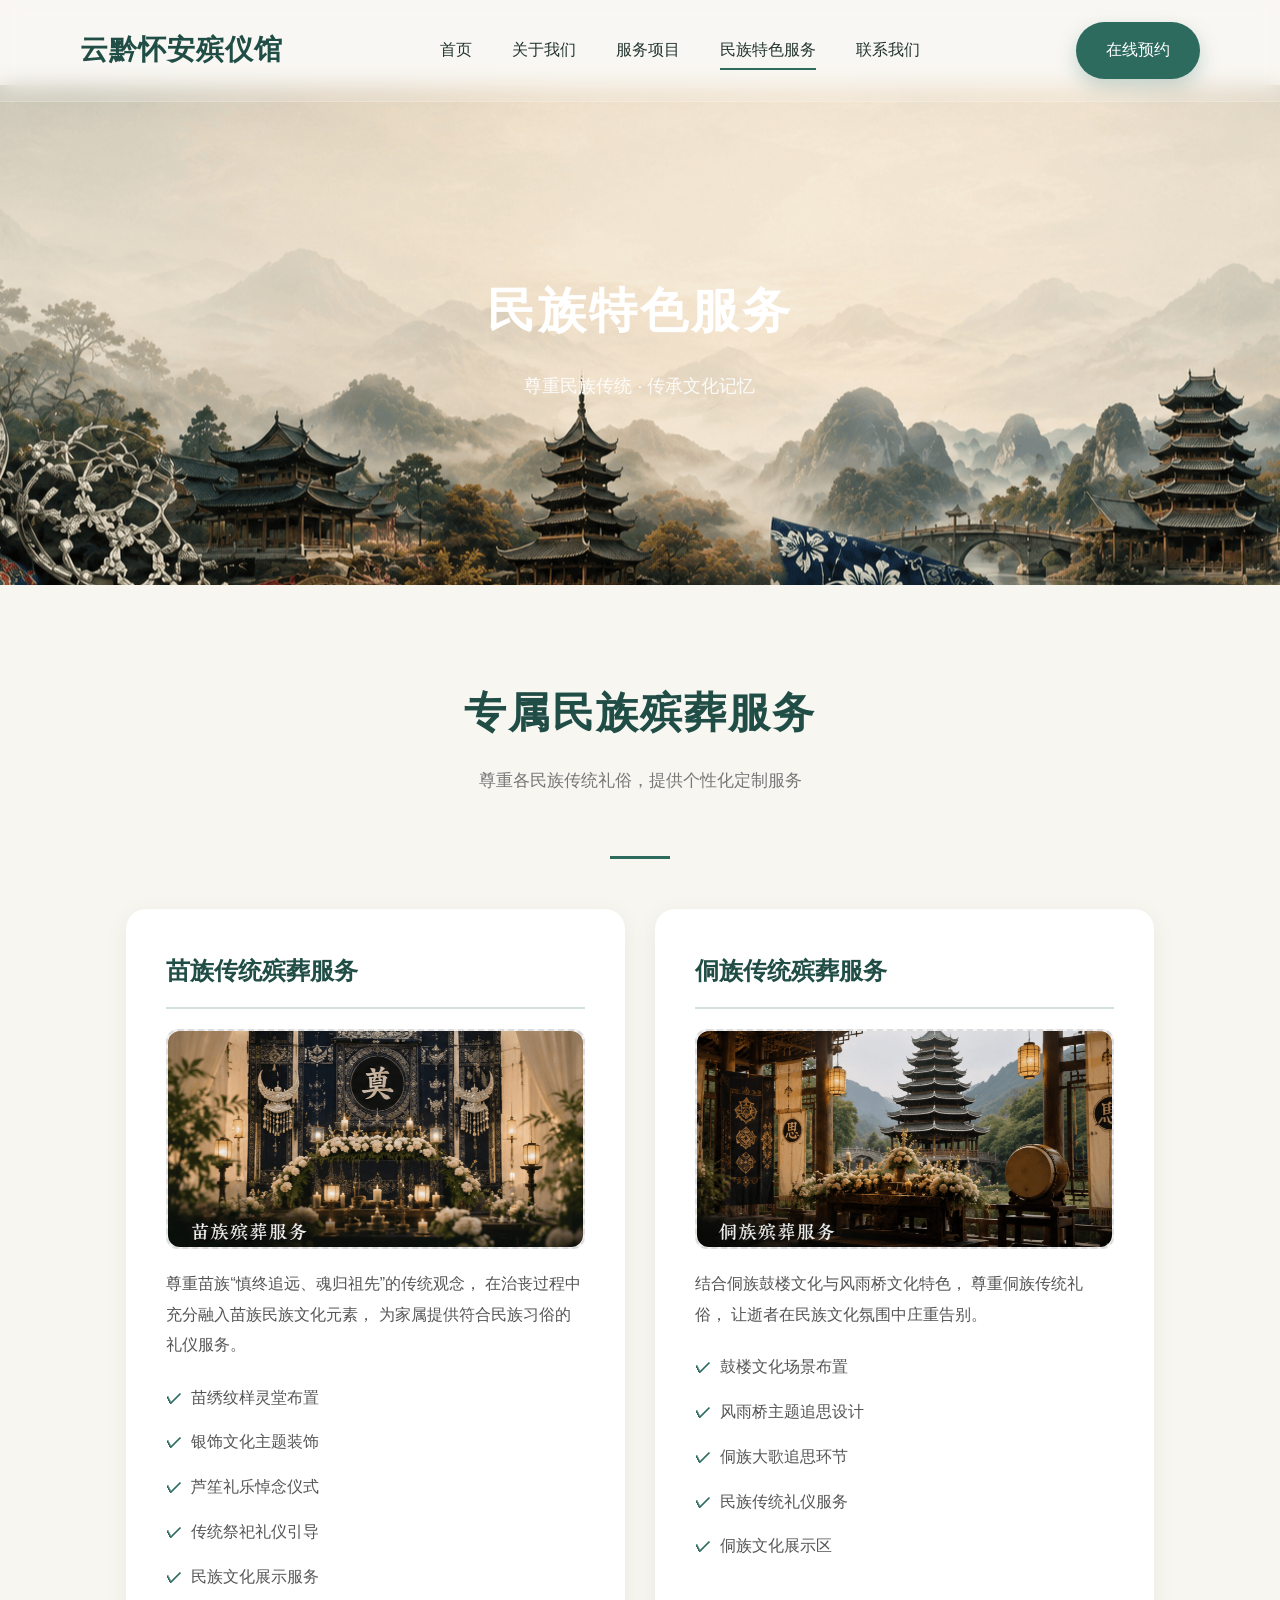
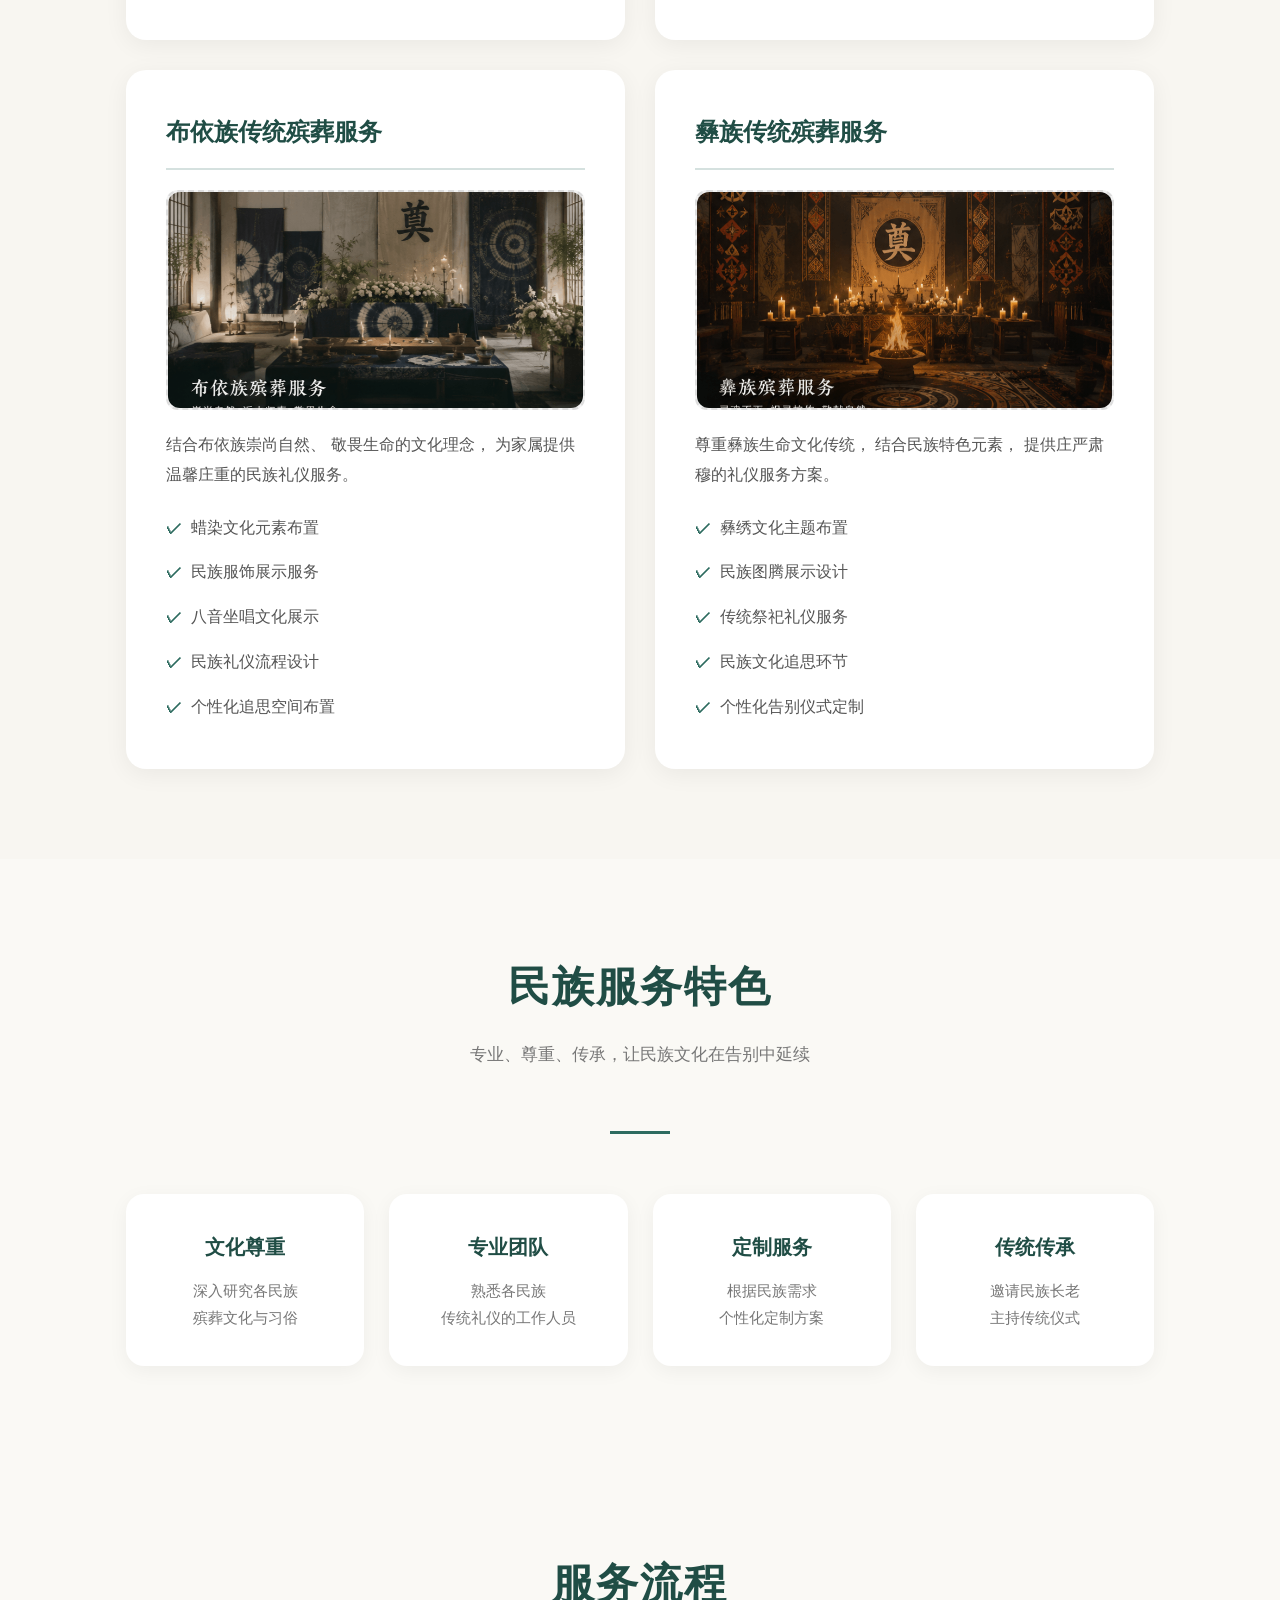
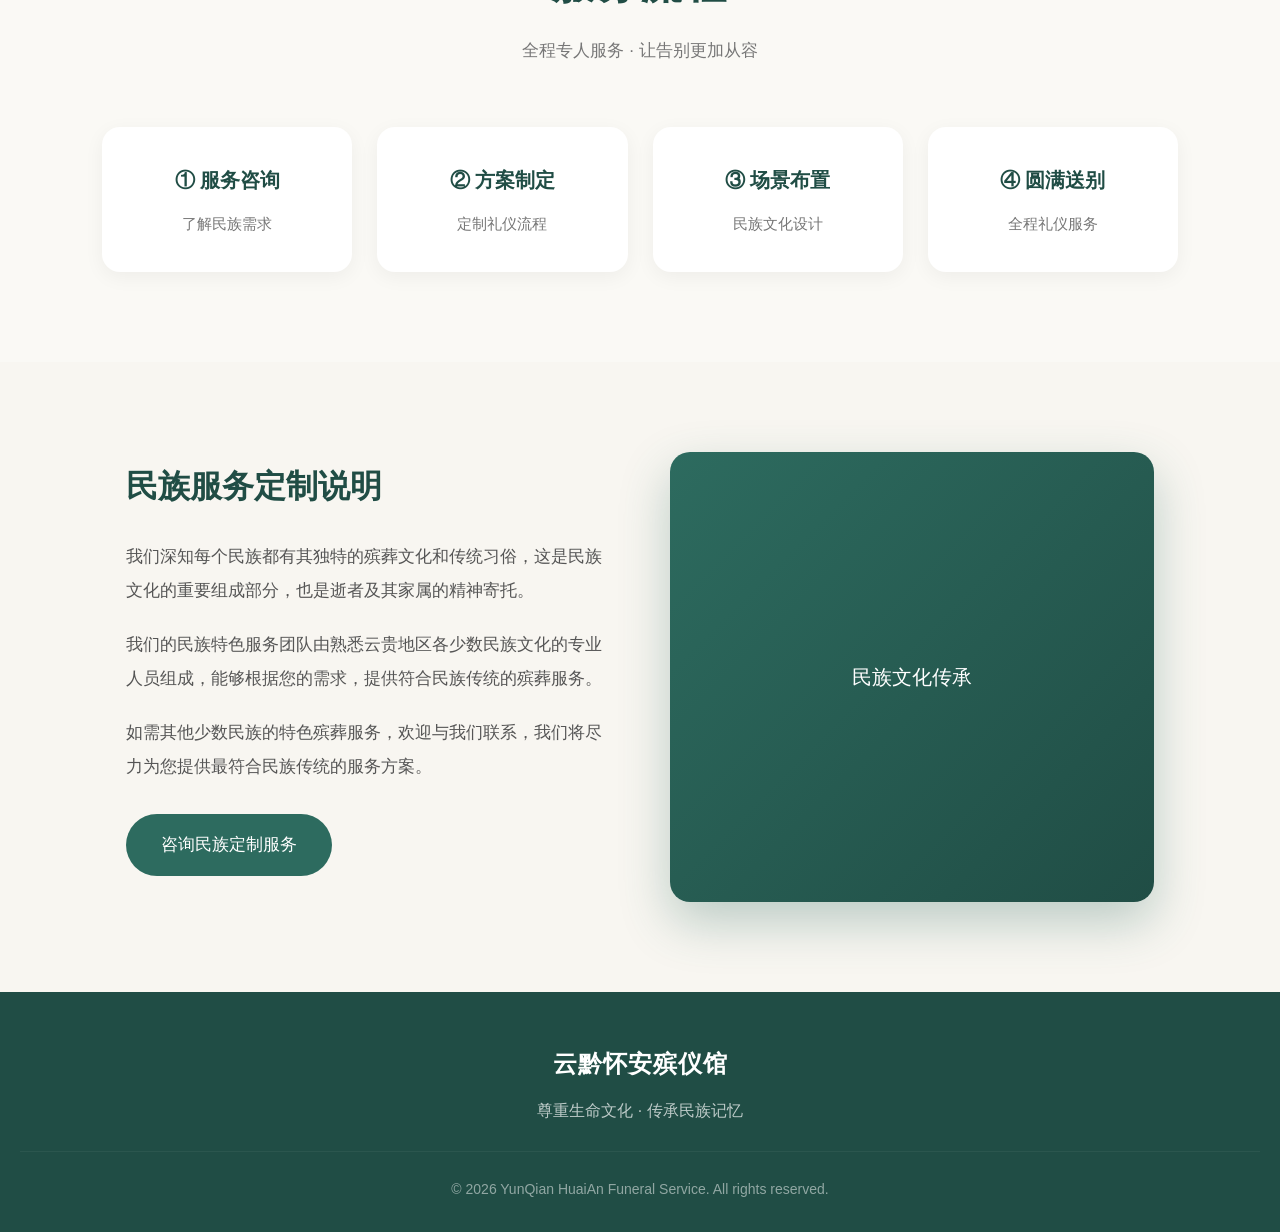
<file: ethnic.html>
<!DOCTYPE html>
<html lang="zh-CN">
<head>
    <meta charset="UTF-8">
    <meta name="viewport" content="width=device-width, initial-scale=1.0">
    <title>云黔怀安殡仪馆 | 民族特色服务</title>
    <link rel="stylesheet" href="css/style.css">
</head>
<body>

<!-- 导航栏 -->
<header class="navbar">
    <div class="logo">云黔怀安殡仪馆</div>
    <nav class="nav-menu">
        <a href="index.html">首页</a>
        <a href="about.html">关于我们</a>
        <a href="services.html">服务项目</a>
        <a href="ethnic.html" class="active">民族特色服务</a>
        <a href="contact.html">联系我们</a>
    </nav>
    <a href="contact.html" class="nav-btn">在线预约</a>
</header>

<!-- 页面Banner -->
<section class="page-banner" style="background-image: url('img/banner2.png');background-position: center;background-blend-mode: overlay;">
    <div>
        <h1>民族特色服务</h1>
        <p>尊重民族传统 · 传承文化记忆</p >
    </div>
</section>

<!-- 民族服务介绍 -->
<section class="section">
    <div class="container">
        <div class="section-title">
            <h2>专属民族殡葬服务</h2>
            <p>尊重各民族传统礼俗，提供个性化定制服务</p>
        </div>
        <div class="title-line"></div>
        <div class="service-detail-grid">
        
            <div class="service-detail-card">
                <h3>苗族传统殡葬服务</h3>
        
                <div class="service-image">
                    <img src="img/banner8.png"/>
                </div>
        
                <p>
                    尊重苗族“慎终追远、魂归祖先”的传统观念，
                    在治丧过程中充分融入苗族民族文化元素，
                    为家属提供符合民族习俗的礼仪服务。
                </p >
        
                <ul>
                    <li>苗绣纹样灵堂布置</li>
                    <li>银饰文化主题装饰</li>
                    <li>芦笙礼乐悼念仪式</li>
                    <li>传统祭祀礼仪引导</li>
                    <li>民族文化展示服务</li>
                </ul>
            </div>
        
            <div class="service-detail-card">
                <h3>侗族传统殡葬服务</h3>
        
                <div class="service-image">
                    <img src="img/banner9.png"/>
                </div>
        
                <p>
                    结合侗族鼓楼文化与风雨桥文化特色，
                    尊重侗族传统礼俗，
                    让逝者在民族文化氛围中庄重告别。
                </p >
        
                <ul>
                    <li>鼓楼文化场景布置</li>
                    <li>风雨桥主题追思设计</li>
                    <li>侗族大歌追思环节</li>
                    <li>民族传统礼仪服务</li>
                    <li>侗族文化展示区</li>
                </ul>
            </div>
        
            <div class="service-detail-card">
                <h3>布依族传统殡葬服务</h3>
        
                <div class="service-image">
                    <img src="img/banner10.png"/>
                </div>
        
                <p>
                    结合布依族崇尚自然、
                    敬畏生命的文化理念，
                    为家属提供温馨庄重的民族礼仪服务。
                </p >
        
                <ul>
                    <li>蜡染文化元素布置</li>
                    <li>民族服饰展示服务</li>
                    <li>八音坐唱文化展示</li>
                    <li>民族礼仪流程设计</li>
                    <li>个性化追思空间布置</li>
                </ul>
            </div>
        
            <div class="service-detail-card">
                <h3>彝族传统殡葬服务</h3>
        
                <div class="service-image">
                    <img src="img/banner11.png"/>
                </div>
        
                <p>
                    尊重彝族生命文化传统，
                    结合民族特色元素，
                    提供庄严肃穆的礼仪服务方案。
                </p >
        
                <ul>
                    <li>彝绣文化主题布置</li>
                    <li>民族图腾展示设计</li>
                    <li>传统祭祀礼仪服务</li>
                    <li>民族文化追思环节</li>
                    <li>个性化告别仪式定制</li>
                </ul>
            </div>
        
        </div>
    </div>
</section>

<!-- 服务特色 -->
<section class="section light-bg">
    <div class="container">

        <div class="section-title">
            <h2>民族服务特色</h2>
            <p>专业、尊重、传承，让民族文化在告别中延续</p >
        </div>

        <div class="title-line"></div>

        <div class="advantage-grid">

            <div class="advantage-item">
                <h4>文化尊重</h4>
                <p>深入研究各民族<br>殡葬文化与习俗</p >
            </div>

            <div class="advantage-item">
                <h4>专业团队</h4>
                <p>熟悉各民族<br>传统礼仪的工作人员</p >
            </div>

            <a href="custom-service.html" class="advantage-item">
                <h4>定制服务</h4>
                <p>根据民族需求<br>个性化定制方案</p >
            </a >

            <div class="advantage-item">
                <h4>传统传承</h4>
                <p>邀请民族长老<br>主持传统仪式</p >
            </div>

        </div>

    </div>
</section>

<!-- 服务流程 -->
<section class="section light-bg">

    <div class="section-title">
        <h2>服务流程</h2>
        <p>全程专人服务 · 让告别更加从容</p >
    </div>

    <div class="advantage-grid">

        <div class="advantage-item">
            <h4>① 服务咨询</h4>
            <p>了解民族需求</p >
        </div>

        <div class="advantage-item">
            <h4>② 方案制定</h4>
            <p>定制礼仪流程</p >
        </div>

        <div class="advantage-item">
            <h4>③ 场景布置</h4>
            <p>民族文化设计</p >
        </div>

        <div class="advantage-item">
            <h4>④ 圆满送别</h4>
            <p>全程礼仪服务</p >
        </div>

    </div>

</section>

<!-- 定制说明 -->
<section class="section">
    <div class="container">
        <div class="about-content">
            <div class="about-text">
                <h3>民族服务定制说明</h3>
                <p>我们深知每个民族都有其独特的殡葬文化和传统习俗，这是民族文化的重要组成部分，也是逝者及其家属的精神寄托。</p>
                <p>我们的民族特色服务团队由熟悉云贵地区各少数民族文化的专业人员组成，能够根据您的需求，提供符合民族传统的殡葬服务。</p>
                <p>如需其他少数民族的特色殡葬服务，欢迎与我们联系，我们将尽力为您提供最符合民族传统的服务方案。</p>
                <p style="margin-top: 30px;">
                    <a href="contact.html" style="display: inline-block; background: #2d6b5f; color: white; padding: 14px 35px; border-radius: 50px; font-weight: 500;">
                        咨询民族定制服务
                    </a>
                </p>
            </div>
            <div class="about-image">
                民族文化传承
            </div>
        </div>
    </div>
</section>

<!-- 页脚 -->
<footer>
    <div class="footer-content">
        <h3>云黔怀安殡仪馆</h3>
        <p>尊重生命文化 · 传承民族记忆</p>
        <p>© 2026 YunQian HuaiAn Funeral Service. All rights reserved.</p>
    </div>
</footer>

</body>
</html>
</file>
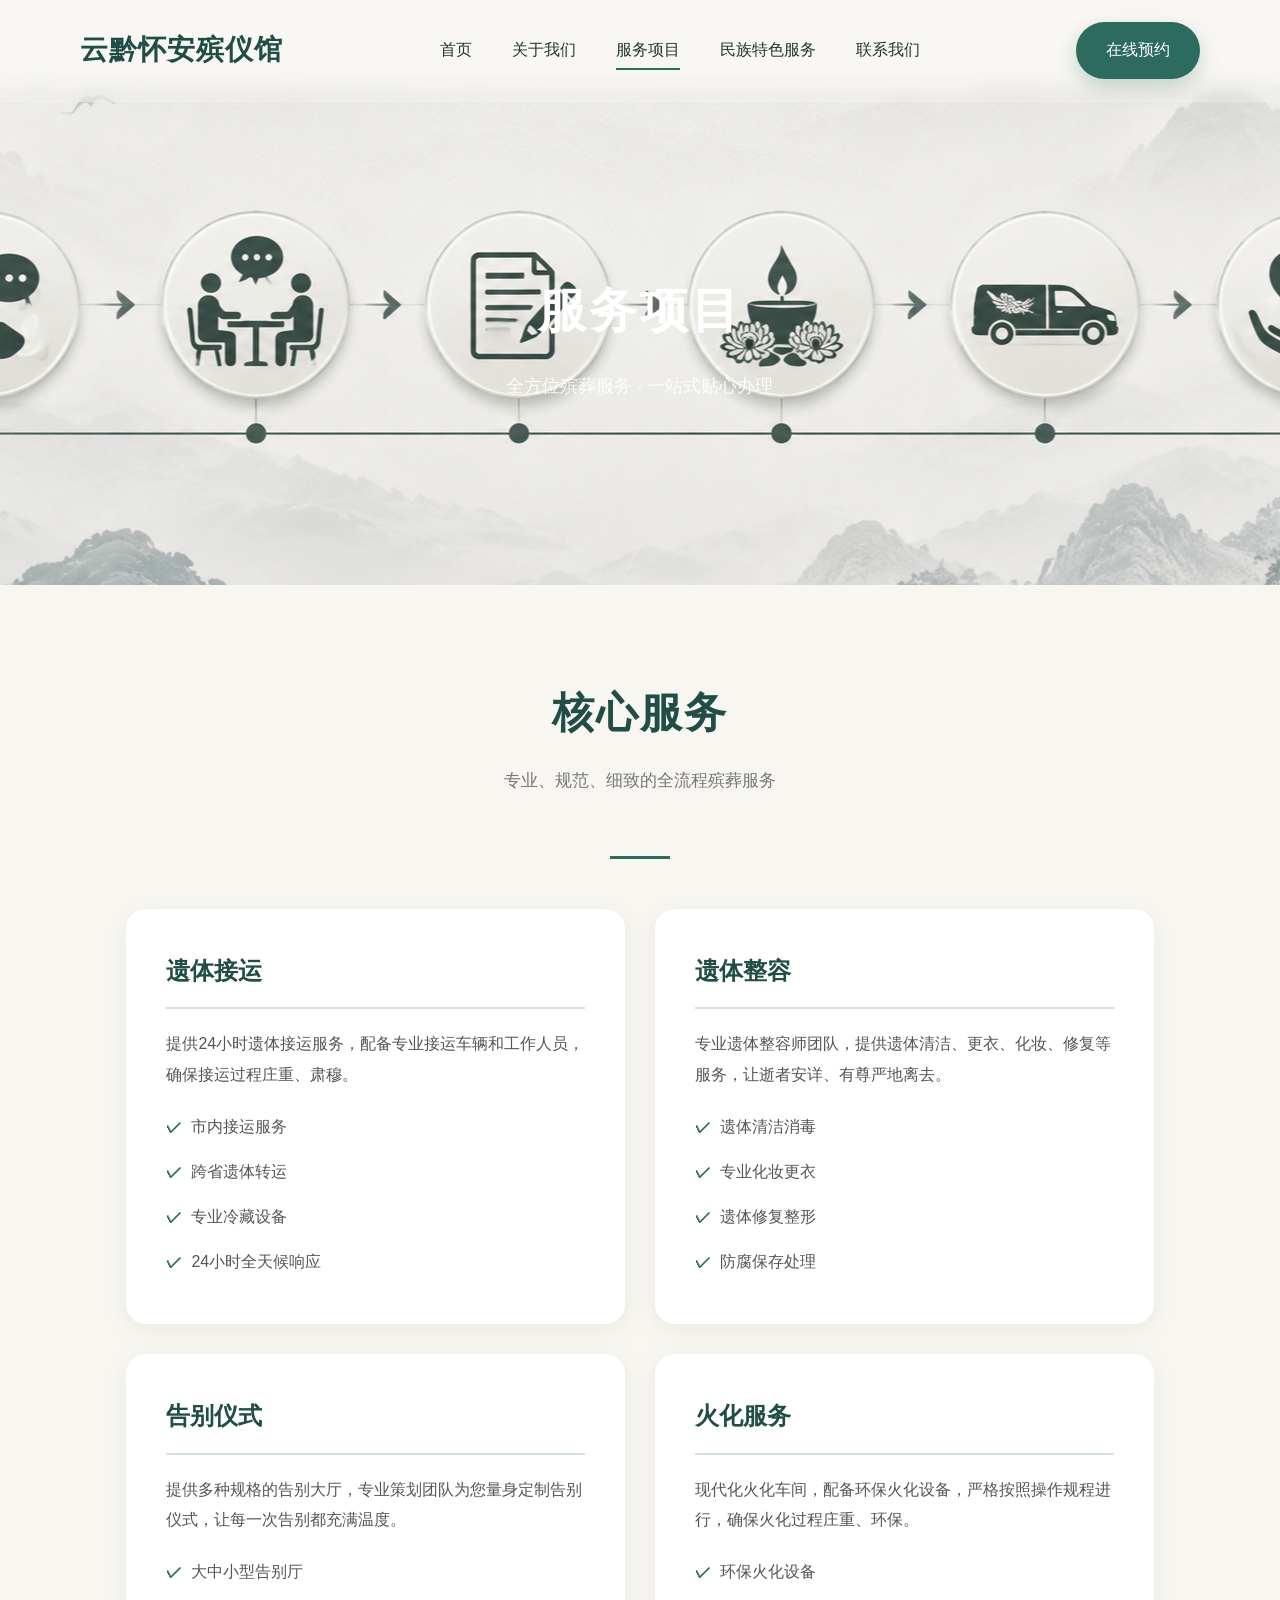
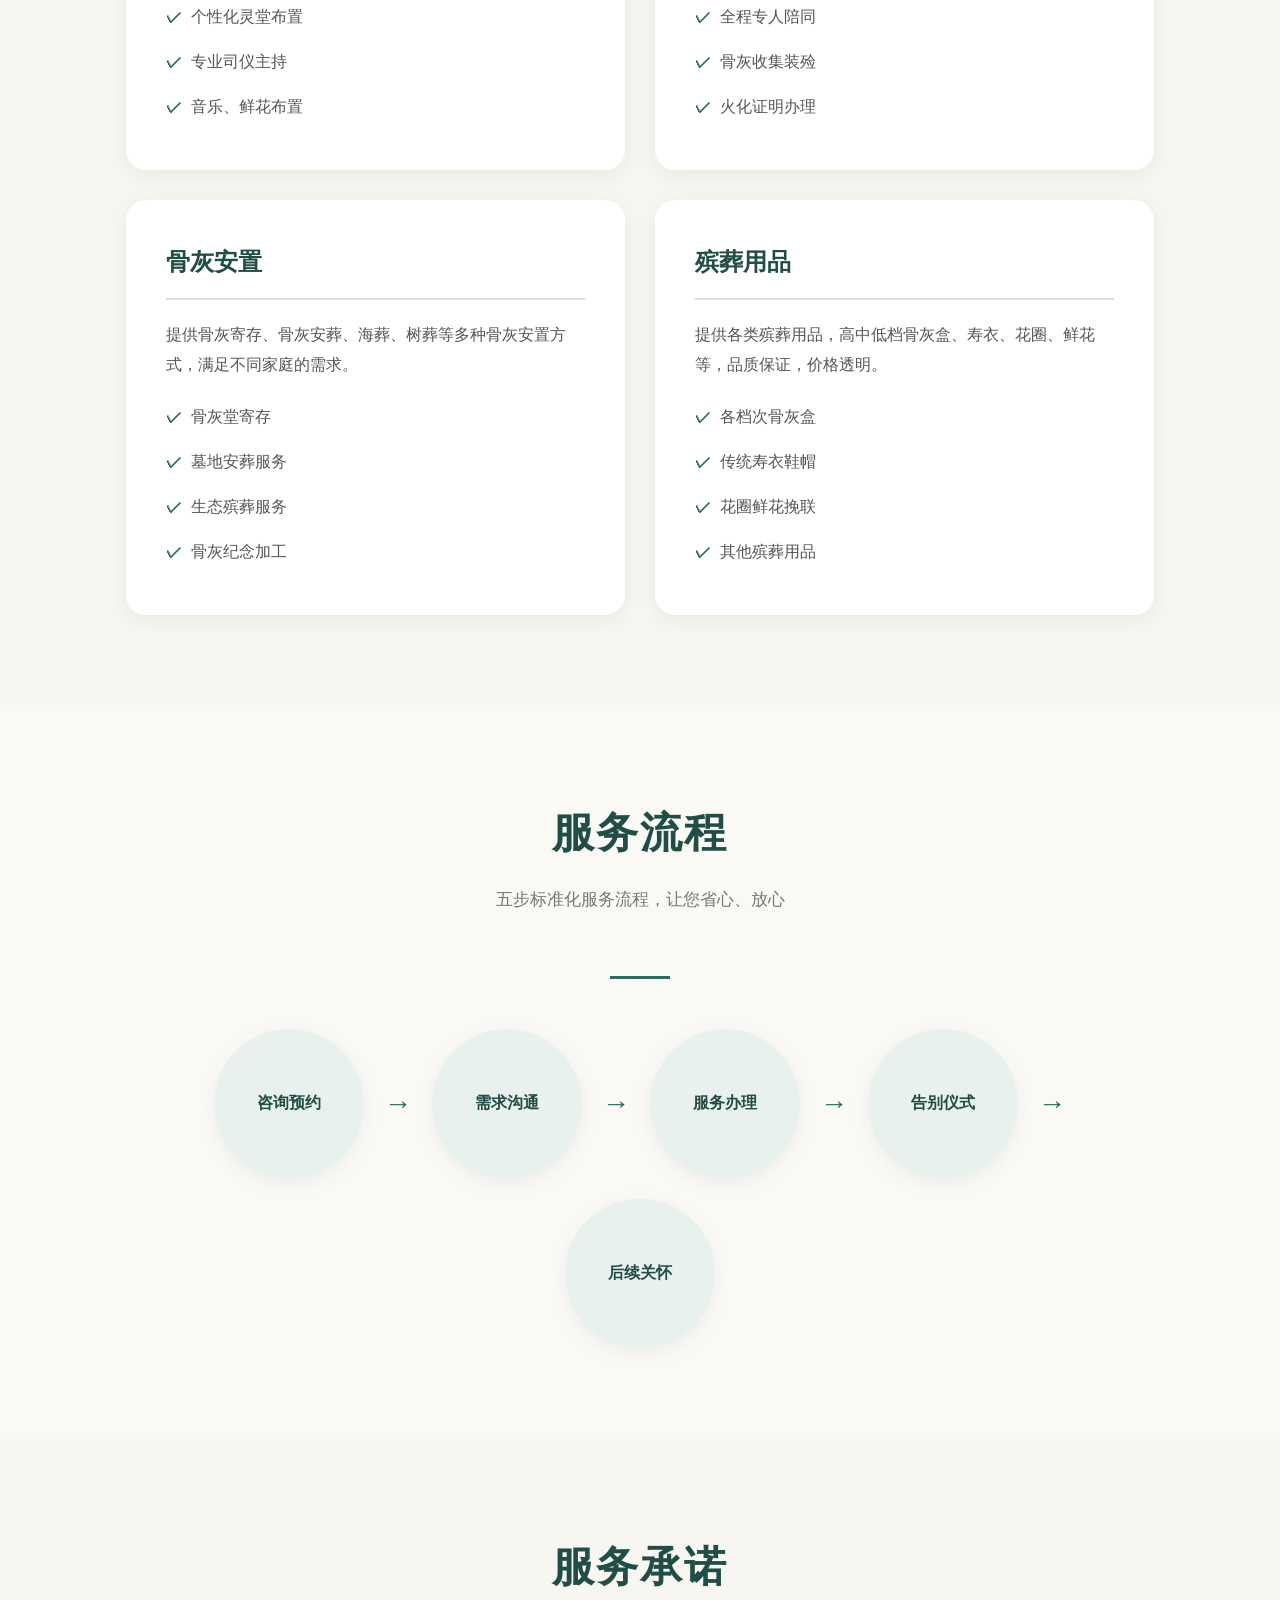
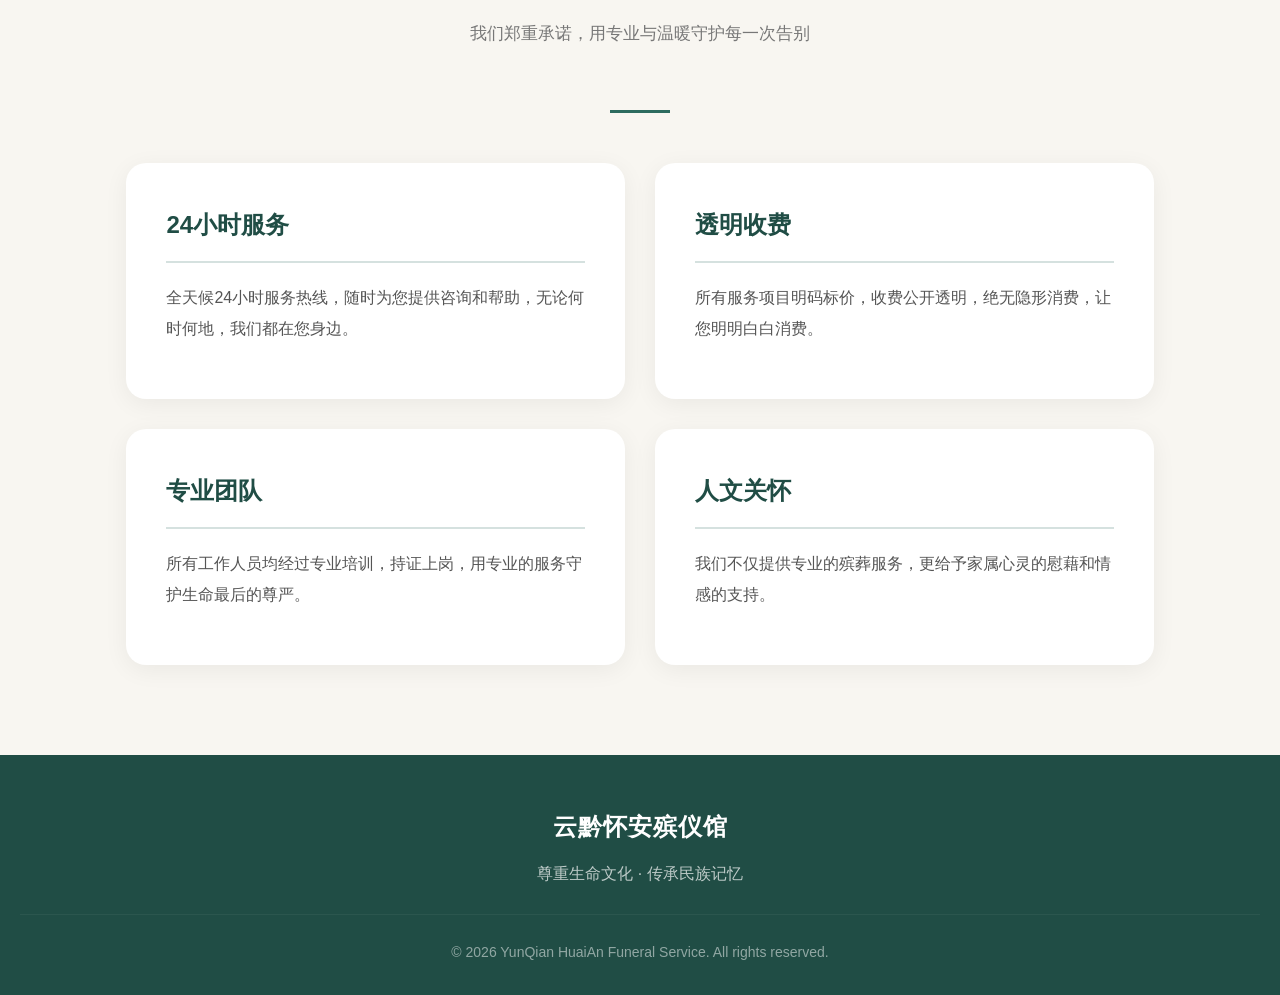
<file: services.html>
<!DOCTYPE html>
<html lang="zh-CN">
<head>
    <meta charset="UTF-8">
    <meta name="viewport" content="width=device-width, initial-scale=1.0">
    <title>云黔怀安殡仪馆 | 服务项目</title>
    <link rel="stylesheet" href="css/style.css">
</head>
<body>

<!-- 导航栏 -->
<header class="navbar">
    <div class="logo">云黔怀安殡仪馆</div>
    <nav class="nav-menu">
        <a href="index.html">首页</a>
        <a href="about.html">关于我们</a>
        <a href="services.html" class="active">服务项目</a>
        <a href="ethnic.html">民族特色服务</a>
        <a href="contact.html">联系我们</a>
    </nav>
    <a href="contact.html" class="nav-btn">在线预约</a>
</header>

<!-- 页面Banner -->
<section class="page-banner" style="background-image: url('img/banner17.png');background-position: center;background-blend-mode: overlay;">
    <div>
        <h1>服务项目</h1>
        <p>全方位殡葬服务 · 一站式贴心办理</p>
    </div>
</section>

<!-- 服务详情 -->
<section class="section">
    <div class="container">
        <div class="section-title">
            <h2>核心服务</h2>
            <p>专业、规范、细致的全流程殡葬服务</p>
        </div>
        <div class="title-line"></div>
        <div class="service-detail-grid">
            <div class="service-detail-card">
                <h3>遗体接运</h3>
                <p>提供24小时遗体接运服务，配备专业接运车辆和工作人员，确保接运过程庄重、肃穆。</p>
                <ul>
                    <li>市内接运服务</li>
                    <li>跨省遗体转运</li>
                    <li>专业冷藏设备</li>
                    <li>24小时全天候响应</li>
                </ul>
            </div>
            <div class="service-detail-card">
                <h3>遗体整容</h3>
                <p>专业遗体整容师团队，提供遗体清洁、更衣、化妆、修复等服务，让逝者安详、有尊严地离去。</p>
                <ul>
                    <li>遗体清洁消毒</li>
                    <li>专业化妆更衣</li>
                    <li>遗体修复整形</li>
                    <li>防腐保存处理</li>
                </ul>
            </div>
            <div class="service-detail-card">
                <h3>告别仪式</h3>
                <p>提供多种规格的告别大厅，专业策划团队为您量身定制告别仪式，让每一次告别都充满温度。</p>
                <ul>
                    <li>大中小型告别厅</li>
                    <li>个性化灵堂布置</li>
                    <li>专业司仪主持</li>
                    <li>音乐、鲜花布置</li>
                </ul>
            </div>
            <div class="service-detail-card">
                <h3>火化服务</h3>
                <p>现代化火化车间，配备环保火化设备，严格按照操作规程进行，确保火化过程庄重、环保。</p>
                <ul>
                    <li>环保火化设备</li>
                    <li>全程专人陪同</li>
                    <li>骨灰收集装殓</li>
                    <li>火化证明办理</li>
                </ul>
            </div>
            <div class="service-detail-card">
                <h3>骨灰安置</h3>
                <p>提供骨灰寄存、骨灰安葬、海葬、树葬等多种骨灰安置方式，满足不同家庭的需求。</p>
                <ul>
                    <li>骨灰堂寄存</li>
                    <li>墓地安葬服务</li>
                    <li>生态殡葬服务</li>
                    <li>骨灰纪念加工</li>
                </ul>
            </div>
            <div class="service-detail-card">
                <h3>殡葬用品</h3>
                <p>提供各类殡葬用品，高中低档骨灰盒、寿衣、花圈、鲜花等，品质保证，价格透明。</p>
                <ul>
                    <li>各档次骨灰盒</li>
                    <li>传统寿衣鞋帽</li>
                    <li>花圈鲜花挽联</li>
                    <li>其他殡葬用品</li>
                </ul>
            </div>
        </div>
    </div>
</section>

<!-- 服务流程 -->
<section class="section light-bg">
    <div class="container">
        <div class="section-title">
            <h2>服务流程</h2>
            <p>五步标准化服务流程，让您省心、放心</p>
        </div>
        <div class="title-line"></div>
        <div class="process">
            <div>咨询预约</div>
            <span>→</span>
            <div>需求沟通</div>
            <span>→</span>
            <div>服务办理</div>
            <span>→</span>
            <div>告别仪式</div>
            <span>→</span>
            <div>后续关怀</div>
        </div>
    </div>
</section>

<!-- 服务承诺 -->
<section class="section">
    <div class="container">
        <div class="section-title">
            <h2>服务承诺</h2>
            <p>我们郑重承诺，用专业与温暖守护每一次告别</p>
        </div>
        <div class="title-line"></div>
        <div class="service-detail-grid">
            <div class="service-detail-card">
                <h3>24小时服务</h3>
                <p>全天候24小时服务热线，随时为您提供咨询和帮助，无论何时何地，我们都在您身边。</p>
            </div>
            <div class="service-detail-card">
                <h3>透明收费</h3>
                <p>所有服务项目明码标价，收费公开透明，绝无隐形消费，让您明明白白消费。</p>
            </div>
            <div class="service-detail-card">
                <h3>专业团队</h3>
                <p>所有工作人员均经过专业培训，持证上岗，用专业的服务守护生命最后的尊严。</p>
            </div>
            <div class="service-detail-card">
                <h3>人文关怀</h3>
                <p>我们不仅提供专业的殡葬服务，更给予家属心灵的慰藉和情感的支持。</p>
            </div>
        </div>
    </div>
</section>

<!-- 页脚 -->
<footer>
    <div class="footer-content">
        <h3>云黔怀安殡仪馆</h3>
        <p>尊重生命文化 · 传承民族记忆</p>
        <p>© 2026 YunQian HuaiAn Funeral Service. All rights reserved.</p>
    </div>
</footer>

</body>
</html>
</file>
<file: css/style.css>
/* ========= 全局 ========= */
*{
    margin:0;
    padding:0;
    box-sizing:border-box;
}

html{
    scroll-behavior:smooth;
}

body{
    font-family:"Microsoft YaHei", "PingFang SC", sans-serif;
    background:#f8f6f1;
    color:#23352f;
    line-height:1.8;
}

a {
    text-decoration: none;
    color: inherit;
}

img {
    max-width: 100%;
    display: block;
}

/* ========= 容器 ========= */
.section{
    padding:90px 8%;
}

.light-bg{
    background:#faf9f5;
}

.container {
    max-width: 1360px;
    margin: 0 auto;
    padding: 0 24px;
}

/* ========= 导航 ========= */
.navbar{
    position: absolute;
    top: 0;
    left: 0;
    width: 100%;

    display: flex;
    justify-content: space-between;
    align-items: center;

    padding: 22px 80px;
    box-sizing: border-box;

    background: rgba(255,255,255,0.15);
    backdrop-filter: blur(10px);
    -webkit-backdrop-filter: blur(10px);

    border-bottom: 1px solid rgba(255,255,255,0.2);

    z-index: 999;
}

.logo{
    font-size:28px;
    font-weight:700;
    color:#204d45;
    letter-spacing: 1px;
}

.nav-menu{
    display:flex;
    gap:40px;
}

.nav-menu a{
    text-decoration:none;
    color:#23352f;
    font-size:16px;
    font-weight:500;
    transition:.3s;
    position: relative;
}

.nav-menu a::after {
    content: '';
    position: absolute;
    bottom: -5px;
    left: 0;
    width: 0;
    height: 2px;
    background: #2d6b5f;
    transition: .3s;
}

.nav-menu a:hover::after,
.nav-menu a.active::after {
    width: 100%;
}

.nav-menu a:hover{
    color:#2d6b5f;
}

.nav-btn{

    background:#2d6b5f;

    color:white;

    text-decoration:none;

    padding:14px 30px;

    border-radius:50px;

    box-shadow:
    0 8px 20px rgba(45,107,95,.25);

    transition:.3s;
}

.nav-btn:hover{

    transform:translateY(-2px);

    background:#214e45;
}

/* ========= Hero轮播区 ========= */
.hero{
    position:relative;
    height:100vh;
    overflow:hidden;
    margin-top:0;
}

.slide{
    position:absolute;
    width:100%;
    height:100%;
    opacity:0;
    transition:opacity 1s ease;
}

.slide.active{
    opacity:1;
}

.slide img{
    width:100%;
    height:100%;
    object-fit:cover;
}

/* 遮罩 */
.slide::after{
    content:"";
    position:absolute;
    top:0;
    left:0;
    width:100%;
    height:100%;
    background:rgba(0,0,0,.35);
}

/* 内容 */
.slide-content{
    position:absolute;
    top:42%;
    left:50%;
    transform:translate(-50%,-50%);
    z-index:10;
    color:white;
    max-width:650px;
    text-align:center;
}

.slide-content h1{
    font-size:64px;
    margin-bottom:20px;
    font-weight:700;
    letter-spacing: 3px;
    text-shadow: 0 3px 20px rgba(0,0,0,0.3);
}

.slide-content p{
    font-size:24px;
    margin-bottom:35px;
    letter-spacing:1px;
    opacity: 0.95;
}

.slide-btn{
    display:inline-block;
    text-decoration:none;
    background:#2d6b5f;
    color:white;
    padding:16px 38px;
    border-radius:50px;
    transition:.3s;
    font-size: 18px;
    font-weight: 500;
}

.slide-btn:hover{
    background:#214e45;
    transform:translateY(-3px);
    box-shadow: 0 8px 30px rgba(45, 107, 95, 0.4);
}


/* ========= 页面Banner ========= */
.page-banner {
    height: 500px;
    background: linear-gradient(rgba(32, 77, 69, 0.85), rgba(32, 77, 69, 0.85)), 
                url('https://placehold.co/1920x600/204d45/ffffff?text=云黔怀安殡仪馆') center/cover;
    display: flex;
    align-items: center;
    justify-content: center;
    margin-top: 85px;
    color: white;
    text-align: center;
	position: relative;
	overflow: hidden;
}

.page-banner h1 {
    font-size: 48px;
    font-weight: 700;
    letter-spacing: 3px;
    margin-bottom: 15px;
}

.page-banner p {
    font-size: 18px;
    opacity: 0.9;
}

/* ========= 标题 ========= */
.section-title{
    text-align:center;
    margin-bottom:60px;
}

.section-title h2{
    font-size:42px;
    color:#204d45;
    margin-bottom:15px;
    letter-spacing: 2px;
}

.section-title p{
    color:#777;
    font-size: 17px;
}

.title-line {
    width: 60px;
    height: 3px;
    background: #2d6b5f;
    margin: 0 auto 50px;
}

/* ========= 民族服务 ========= */
.ethnic-grid{
    display:grid;
    grid-template-columns:repeat(4,1fr);
    gap:25px;
}

.ethnic-card{
    height: 320px;
    border-radius:20px;
    overflow:hidden;
    padding:40px 25px;
    box-shadow: 0 10px 30px rgba(0,0,0,.08);
    transition:.4s;
    display: flex;
    flex-direction: column;
    justify-content: flex-end;
    position: relative;
    color: white;
}

.ethnic-card::before {
    content: '';
    position: absolute;
    top: 0;
    left: 0;
    width: 100%;
    height: 100%;
    background: linear-gradient(to top, rgba(32, 77, 69, 0.9), rgba(32, 77, 69, 0.3), transparent);
    z-index: 1;
}

.ethnic-card:hover{
    transform:translateY(-10px);
    box-shadow: 0 20px 50px rgba(0,0,0,.15);
}

.ethnic-card h3{
    font-size:24px;
    margin-bottom:12px;
    position: relative;
    z-index: 2;
}

.ethnic-card p{
    opacity: 0.9;
    position: relative;
    z-index: 2;
    font-size: 15px;
}

/* ========= 服务项目 ========= */
.service-grid{
    display:grid;
    grid-template-columns:repeat(3,1fr);
    gap:25px;
    max-width: 1100px;
    margin: 0 auto;
}

.service-item{
    background:white;
    padding:45px 35px;
    border-radius:18px;
    text-align:center;
    font-size:20px;
    font-weight: 500;
    box-shadow: 0 5px 20px rgba(0,0,0,.05);
    transition:.3s;
    color: #204d45;
}

.service-item:hover{
    transform:translateY(-8px);
    background: linear-gradient(135deg, #2d6b5f, #204d45);
    color: white;
    box-shadow: 0 15px 40px rgba(45, 107, 95, 0.25);
}

/* ========= 服务详情卡片 ========= */
.service-detail-grid {
    display: grid;
    grid-template-columns: repeat(2, 1fr);
    gap: 30px;
}

.service-detail-card {
    background: white;
    padding: 40px;
    border-radius: 20px;
    box-shadow: 0 5px 25px rgba(0,0,0,.06);
    transition: .3s;
}

.service-detail-card:hover {
    transform: translateY(-5px);
    box-shadow: 0 15px 40px rgba(0,0,0,.1);
}

.service-detail-card h3 {
    font-size: 24px;
    color: #204d45;
    margin-bottom: 20px;
    padding-bottom: 15px;
    border-bottom: 2px solid rgba(45, 107, 95, 0.2);
}

.service-detail-card p {
    color: #555;
    margin-bottom: 15px;
    line-height: 1.9;
}

.service-detail-card ul {
    list-style: none;
}

.service-detail-card li {
    padding: 8px 0;
    padding-left: 25px;
    position: relative;
    color: #555;
}

.service-detail-card li::before {
    content: '✓';
    position: absolute;
    left: 0;
    color: #2d6b5f;
    font-weight: bold;
}

/* ========= 流程 ========= */
.process{
    display:flex;
    justify-content:center;
    align-items:center;
    flex-wrap:wrap;
    gap:20px;
    max-width: 1000px;
    margin: 0 auto;
}

.process div{
    width:150px;
    height:150px;
    border-radius:50%;
    background:#e9f1ee;
    display:flex;
    justify-content:center;
    align-items:center;
    font-weight:600;
    color:#204d45;
    text-align: center;
    padding: 20px;
    transition: .3s;
    box-shadow: 0 5px 20px rgba(0,0,0,.05);
}

.process div:hover {
    background: #2d6b5f;
    color: white;
    transform: scale(1.1);
}

.process span{
    font-size:28px;
    color:#2d6b5f;
    font-weight: 300;
}

/* ========= 关于我们内容 ========= */
.about-content {
    display: grid;
    grid-template-columns: 1fr 1fr;
    gap: 60px;
    align-items: center;
}

.about-text h3 {
    font-size: 32px;
    color: #204d45;
    margin-bottom: 25px;
}

.about-text p {
    color: #555;
    margin-bottom: 20px;
    line-height: 2;
    font-size: 17px;
}

.about-image {
    height: 450px;
    border-radius: 20px;
    background: linear-gradient(135deg, #2d6b5f, #204d45);
    display: flex;
    align-items: center;
    justify-content: center;
    color: white;
    font-size: 20px;
    box-shadow: 0 20px 50px rgba(45, 107, 95, 0.3);
}

.advantage-grid {
    display: grid;
    grid-template-columns: repeat(4, 1fr);
    gap: 25px;
    margin-top: 60px;
}

.advantage-item {
    text-align: center;
    padding: 35px 25px;
    background: white;
    border-radius: 18px;
    box-shadow: 0 5px 20px rgba(0,0,0,.05);
    transition: .3s;
}

.advantage-item:hover {
    transform: translateY(-8px);
}

.advantage-item h4 {
    font-size: 20px;
    color: #204d45;
    margin-bottom: 12px;
}

.advantage-item p {
    color: #777;
    font-size: 15px;
}

/* ========= 图片画廊 ========= */
.gallery{
    display:grid;
    grid-template-columns:repeat(4,1fr);
    gap:20px;
}

.gallery-item{
    height:250px;
    border-radius:18px;
    background: linear-gradient(135deg, #d8e4de, #b8cbc0);
    display:flex;
    justify-content:center;
    align-items:center;
    font-size:18px;
    color:#204d45;
    overflow:hidden;
    transition:.4s;
    font-weight: 500;
}

.gallery-item:hover{
    transform:scale(1.05);
    box-shadow: 0 15px 40px rgba(0,0,0,.15);
}

/* ========= 联系我们 ========= */
.contact-container{
    display:grid;
    grid-template-columns:1fr 1.5fr;
    gap:50px;
    max-width: 1100px;
    margin: 0 auto;
}

.contact-info{
    background:white;
    padding:50px 40px;
    border-radius:20px;
    box-shadow: 0 5px 25px rgba(0,0,0,.06);
}

.contact-info h3 {
    font-size: 26px;
    color: #204d45;
    margin-bottom: 30px;
}

.contact-info-item {
    padding: 20px 0;
    border-bottom: 1px solid #eee;
    font-size: 17px;
}

.contact-info-item:last-child {
    border-bottom: none;
}

.contact-info-item strong {
    color: #204d45;
    display: block;
    margin-bottom: 8px;
}

.contact-form{
    display:flex;
    flex-direction:column;
    gap:18px;
}

.contact-form input,
.contact-form textarea{
    padding:18px 22px;
    border:none;
    border-radius:12px;
    background:white;
    font-size: 16px;
    font-family: inherit;
    box-shadow: 0 3px 15px rgba(0,0,0,.05);
    transition: .3s;
    border: 2px solid transparent;
}

.contact-form input:focus,
.contact-form textarea:focus {
    outline: none;
    border-color: #2d6b5f;
}

.contact-form textarea{
    height:160px;
    resize:none;
}

.contact-form button{
    border:none;
    background:#2d6b5f;
    color:white;
    padding:18px;
    border-radius:12px;
    cursor:pointer;
    transition:.3s;
    font-size: 18px;
    font-weight: 500;
    letter-spacing: 1px;
}

.contact-form button:hover{
    background:#214e45;
    transform: translateY(-3px);
    box-shadow: 0 10px 30px rgba(45, 107, 95, 0.3);
}

/* ========= 页脚 ========= */
footer{
    background:#204d45;
    color:white;
    text-align:center;
    padding:50px 20px 30px;
}

.footer-content h3{
    font-size: 24px;
    margin-bottom:12px;
    letter-spacing: 1px;
}

.footer-content p:first-of-type {
    color: rgba(255,255,255,0.7);
    margin-bottom: 25px;
}

.footer-content p:last-of-type {
    opacity: 0.5;
    font-size: 14px;
    padding-top: 25px;
    border-top: 1px solid rgba(255,255,255,0.1);
}

/* ========= 手机端 ========= */
@media(max-width:1024px) {
    .ethnic-grid,
    .advantage-grid {
        grid-template-columns: repeat(2, 1fr);
    }
    .gallery {
        grid-template-columns: repeat(2, 1fr);
    }
}

@media(max-width:768px){
    .slide-content h1{
        font-size:42px;
    }
    .slide-content p{
        font-size:18px;
    }
    .nav-menu{
        display:none;
    }
    .ethnic-grid,
    .service-grid,
    .gallery,
    .contact-container,
    .about-content,
    .service-detail-grid,
    .advantage-grid{
        grid-template-columns:1fr;
    }
    .process{
        flex-direction:column;
    }
    .process span {
        transform: rotate(90deg);
    }
    .section-title h2 {
        font-size: 32px;
    }
    .page-banner h1 {
        font-size: 36px;
    }
}
.service-image{
    width:100%;
    height:220px;
    background:#f3f3f3;
    border-radius:12px;
    margin:20px 0;
    display:flex;
    justify-content:center;
    align-items:center;
    color:#999;
    font-size:18px;
    border:2px dashed #ddd;
}
.service-image img{
    width:100%;
    height:100%;
    object-fit:cover;
    border-radius:12px;
}
/* 生命文化园容器布局 */
.gallery {
    display: grid;
    grid-template-columns: 1fr 1fr;
    gap: 24px;
    margin-top: 30px;
}

/* 每个卡片通用样式 */
.gallery-item {
    height: 220px;
    background-size: cover;
    background-position: center;
    background-repeat: no-repeat;
    /* 文字居底部居中 */
    display: flex;
    align-items: flex-end;
    justify-content: center;
    padding: 12px 0;
    color: #fff;
    font-size: 16px;
    border-radius: 8px;
   
}

/* 鼠标悬浮轻微放大 */
.gallery-item:hover {
    transform: scale(1.03);
}

/* 第1个：馆区全景 单独配图 */
.gallery-item:nth-child(1) {
    background-image: url('../img/banner12.jpg');
}
/* 第2个：告别大厅 单独配图 */
.gallery-item:nth-child(2) {
    background-image: url('../img/banner13.png');
}
/* 第3个：园林景观 单独配图 */
.gallery-item:nth-child(3) {
    background-image: url('../img/banner14.png');
}
/* 第4个：休息区域 单独配图 */
.gallery-item:nth-child(4) {
    background-image: url('../img/banner15.png');
}
.advantage-item{
    text-decoration:none;
    color:inherit;
    display:block;
    transition:.3s;
}

.advantage-item:hover{
    transform:translateY(-8px);
    box-shadow:0 15px 40px rgba(0,0,0,.08);
}
.process-grid{
    display:grid;
    grid-template-columns:repeat(4,1fr);
    gap:25px;
    margin-top:50px;
}

.process-card{
    background:#fff;
    padding:35px;
    border-radius:20px;
    text-align:center;
    box-shadow:0 10px 30px rgba(0,0,0,.05);
}

.process-card span{
    display:inline-block;
    width:60px;
    height:60px;
    line-height:60px;
    border-radius:50%;
    background:#2d6b5f;
    color:#fff;
    font-weight:700;
    margin-bottom:20px;
}

.custom-contact{
    text-align:center;
    background:#f7f9fa;
    padding:80px;
    border-radius:25px;
}
.advantage-item{
    text-decoration:none;
    color:inherit;
    display:block;
}

.advantage-item:hover{
    transform:translateY(-5px);
    transition:.3s;
}
.nation-grid,
.service-grid{
display:grid;
grid-template-columns:repeat(auto-fit,minmax(220px,1fr));
gap:25px;
margin-top:40px;
}

.nation-card,
.service-card{
background:#fff;
padding:35px 25px;
border-radius:16px;
text-align:center;
box-shadow:0 5px 20px rgba(0,0,0,.08);
transition:.3s;
}

.nation-card:hover,
.service-card:hover{
transform:translateY(-8px);
}

.flow{
display:flex;
justify-content:space-between;
gap:15px;
margin-top:50px;
flex-wrap:wrap;
}

.flow-item{
flex:1;
min-width:180px;
background:#2d6b5f;
color:#fff;
text-align:center;
padding:25px;
border-radius:12px;
font-weight:600;
}

.custom-form{
max-width:700px;
margin:40px auto 0;
display:flex;
flex-direction:column;
gap:20px;
}

.custom-form input,
.custom-form select,
.custom-form textarea{
padding:15px;
border:1px solid #ddd;
border-radius:10px;
font-size:16px;
}

.custom-form textarea{
height:150px;
resize:none;
}

.custom-form button{
background:#2d6b5f;
color:white;
border:none;
padding:16px;
border-radius:50px;
cursor:pointer;
font-size:18px;
}

.custom-form button:hover{
background:#214e45;
}
</file>
